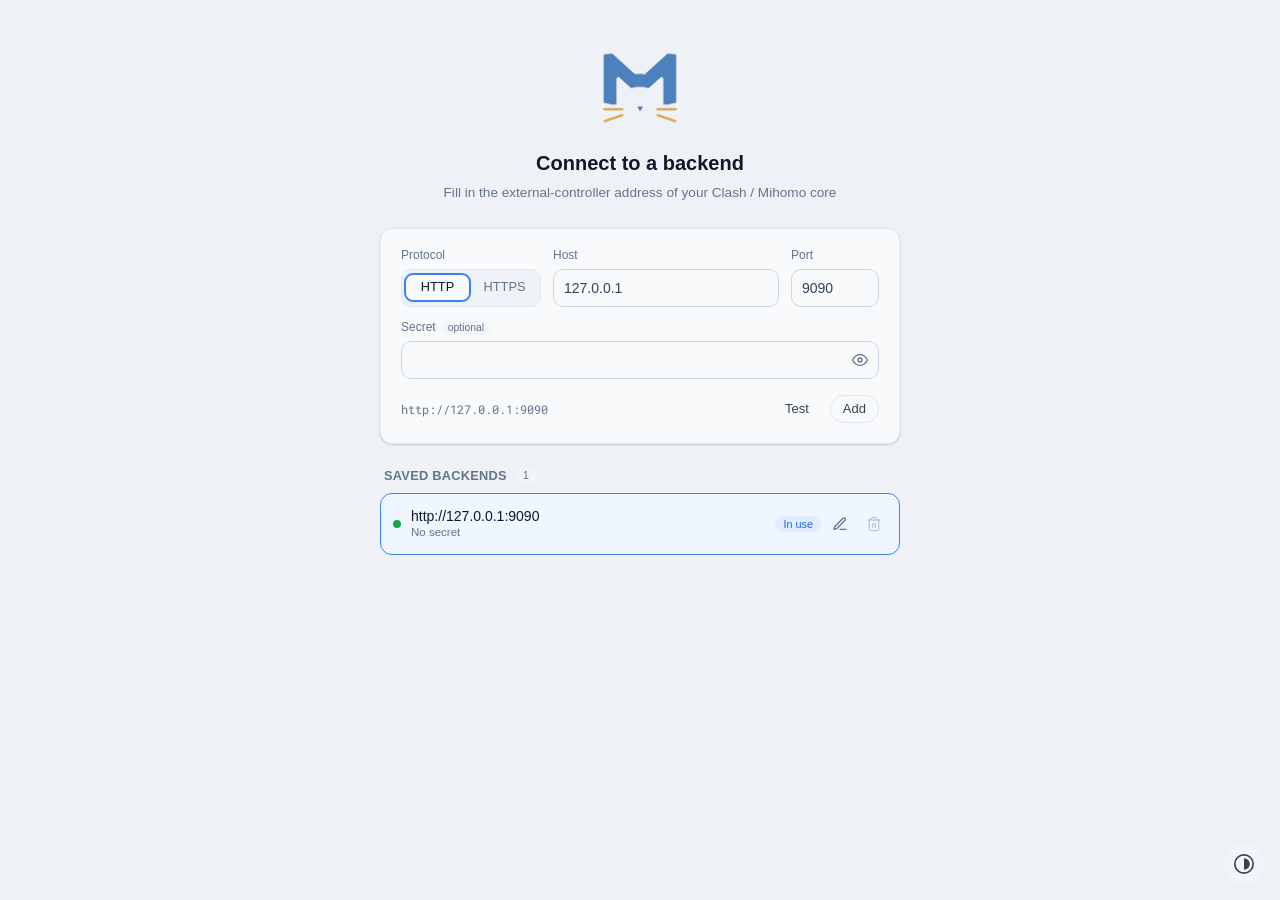
<file: luci-app-openclash/root/usr/share/openclash/ui/yacd/index.html>
<!DOCTYPE html>
<html lang="en">
  <head>
    <meta charset="UTF-8" />
    <link rel="shortcut icon" href="yacd.ico" />
    <link rel="icon" type="image/png" sizes="64x64" href="yacd.png" />
    <link rel="icon" type="image/png" sizes="128x128" href="yacd.png" />
    <link rel="apple-touch-icon-precomposed" href="apple-touch-icon-precomposed.png" />
    <meta name="apple-mobile-web-app-title" content="yacd" />
    <meta http-equiv="X-UA-Compatible" content="IE=edge" />
    <meta name="viewport" content="width=device-width, initial-scale=1" />
    <meta name="application-name" content="yacd" />
    <meta name="description" content="Yet Another Clash Dashboard" />
    <meta name="theme-color" content="#202020" media="(prefers-color-scheme: dark)" />
    <meta name="theme-color" content="#f7f7f7" media="(prefers-color-scheme: light)" />
    <title>yacd</title>
    <script type="module" crossorigin src="./assets/index-u_HcDLU3.js"></script>
    <link rel="stylesheet" crossorigin href="./assets/index-Bd_EzjHz.css">
  <link rel="manifest" href="./manifest.webmanifest"><script id="vite-plugin-pwa:register-sw" src="./registerSW.js"></script></head>
  <body>
    <div id="app" data-base-url="http://127.0.0.1:9090"></div>
  </body>
</html>
</file>
<file: luci-app-openclash/root/usr/share/openclash/ui/yacd/assets/index-Bd_EzjHz.css>
@font-face{font-family:Inter;font-style:normal;font-display:swap;font-weight:400;src:url(./inter-latin-400-normal-C38fXH4l.woff2)format("woff2"),url(./inter-latin-400-normal-CyCys3Eg.woff)format("woff")}@font-face{font-family:Inter;font-style:normal;font-display:swap;font-weight:800;src:url(./inter-latin-800-normal-BYj_oED-.woff2)format("woff2"),url(./inter-latin-800-normal-D1mf63XC.woff)format("woff")}@font-face{font-family:Roboto Mono;font-style:normal;font-display:swap;font-weight:400;src:url(./roboto-mono-latin-400-normal-GekRknry.woff2)format("woff2"),url(./roboto-mono-latin-400-normal-DBZPkcnn.woff)format("woff")}*,:before,:after{box-sizing:border-box}html{-webkit-text-size-adjust:100%;tab-size:4;font-family:system-ui,-apple-system,Segoe UI,Ubuntu,Cantarell,Noto Sans,Roboto,Helvetica,Arial,sans-serif,Apple Color Emoji,Segoe UI Emoji;line-height:1.15}body{margin:0}b,strong{font-weight:bolder}code,kbd,samp,pre{font-family:ui-monospace,SFMono-Regular,Consolas,Liberation Mono,Menlo,monospace;font-size:1em}small{font-size:80%}sub,sup{vertical-align:baseline;font-size:75%;line-height:0;position:relative}sub{bottom:-.25em}sup{top:-.5em}table{border-color:currentColor}button,input,optgroup,select,textarea{margin:0;font-family:inherit;font-size:100%;line-height:1.15}button,[type=button],[type=reset],[type=submit]{-webkit-appearance:button}legend{padding:0}progress{vertical-align:baseline}::-webkit-inner-spin-button{height:auto}::-webkit-outer-spin-button{height:auto}[type=search]{-webkit-appearance:textfield;outline-offset:-2px}::-webkit-search-decoration{-webkit-appearance:none}::-webkit-file-upload-button{-webkit-appearance:button;font:inherit}summary{display:list-item}@font-face{font-family:_Twemoji Mozilla;src:url(./Twemoji_Mozilla-BSQKJ6aF.ttf)format("truetype")}.relative,.border-left,.border-top,.border-bottom{position:relative}.border-bottom:after,.border-top:before{content:"";background:#555;width:100%;height:1px;position:absolute;left:0;right:0;transform:scaleY(.5)translateZ(0)}.border-left:before{content:"";background:#555;width:1px;height:100%;position:absolute;top:0;bottom:0;transform:scaleX(.5)translateZ(0)}.border-top:before{top:0}.border-bottom:after{bottom:0}.border-left:before{left:0}*,:before,:after{box-sizing:border-box}:root{--font-mono:"Roboto Mono", Menlo, monospace;--font-normal:-apple-system, BlinkMacSystemFont, "Segoe UI", Roboto, Helvetica, Arial, sans-serif, "Apple Color Emoji", "Source Han Sans", "PingFang SC", "Microsoft YaHei" , "微软雅黑", Arial,"Twemoji Mozilla", "_Twemoji Mozilla","Segoe UI Emoji", "Segoe UI Symbol"}body{font-family:-apple-system,BlinkMacSystemFont,Segoe UI,Roboto,Helvetica,Arial,sans-serif,Apple Color Emoji,Source Han Sans,PingFang SC,Microsoft YaHei,微软雅黑,Twemoji Mozilla,_Twemoji Mozilla,Segoe UI Emoji,Segoe UI Symbol;font-family:var(--font-normal);-webkit-tap-highlight-color:#0000;-webkit-text-size-adjust:100%;-webkit-font-smoothing:antialiased;-moz-osx-font-smoothing:grayscale}body ::-webkit-scrollbar{z-index:11;background:0 0}body ::-webkit-scrollbar-thumb{background:var(--color-focus-blue);border-radius:10px}body ::-webkit-scrollbar:vertical{width:8px}body ::-webkit-scrollbar:horizontal{height:8px}body{margin:0;padding:0}@media (prefers-color-scheme:dark){:root[data-theme=auto]{--color-background:#111827;--color-background2:#111827b3;--color-bg-chart:#1f2937;--color-bg-card:#1f2937;--color-focus-blue:#3b82f6;--btn-bg:#3b82f6;--color-proxy-border:#374151;--card-hover-border-lightness:#60a5fa;--color-text:#e5e7eb;--color-text-secondary:#9ca3af;--color-text-highlight:#f3f4f6;--color-bg-sidebar:#1f2937;--color-sb-active-row-bg:#374151;--color-sb-active-row-font:#f3f4f6;--color-input-bg:#374151;--color-input-border:#4b5563;--color-toggle-bg:#4b5563;--color-toggle-selected:#1f2937;--color-icon:#9ca3af;--color-separator:#374151;--color-bg-proxy:#1f2937;--color-row-odd:#1f2937;--bg-log-info-tag:#4b5563;--bg-modal:#1f2937;--bg-near-transparent:#ffffff0d;--bg-latency:#1f2937cc;--bg-tooltip:#1f2937;--bc-tooltip:#374151;--select-border-color:#374151;--select-bg-hover:url(data:image/svg+xml,%0A%20%20%20%20%3Csvg%20width%3D%228%22%20height%3D%2224%22%20viewBox%3D%220%200%208%2024%22%20fill%3D%22none%22%20xmlns%3D%22http%3A%2F%2Fwww.w3.org%2F2000%2Fsvg%22%3E%0A%20%20%20%20%20%20%3Cpath%20d%3D%22M4%207L7%2011H1L4%207Z%22%20fill%3D%22%23ffffff%22%20%2F%3E%0A%20%20%20%20%20%20%3Cpath%20d%3D%22M4%2017L1%2013L7%2013L4%2017Z%22%20fill%3D%22%23ffffff%22%20%2F%3E%0A%20%20%20%20%3C%2Fsvg%3E%0A%20%20);--shadow-card:0 4px 6px -1px #0000001a, 0 2px 4px -1px #0000000f;--border-radius:12px;--color-card:#1f2937;--color-card-border:#374151;--color-badge-bg:#ffffff14;--color-badge-fg:#9ca3af;--color-accent-soft-bg:#3b82f633;--color-accent-soft-fg:#93c5fd;--color-node-active-bg:#3b82f624;--color-hover-soft:#ffffff0f;--color-track:#111827;--shadow-popover:0 12px 32px -8px #0000008c, 0 2px 8px #0000004d;--shadow-segment:0 1px 2px #0006;--color-chrome:#1f2937b8;--color-chrome-border:#ffffff14;--color-success:#4ade80;--color-success-soft-bg:#4ade8029;--color-danger:#f87171;--color-danger-soft-bg:#f8717129;--color-warn:#fbbf24;--color-warn-soft-bg:#fbbf2429;--color-udp-bg:#c084fc2e;--color-udp-fg:#d8b4fe;--csstools-color-scheme--light: ;--lightningcss-light: ;--lightningcss-dark:initial;color-scheme:dark}}@media (prefers-color-scheme:light){:root[data-theme=auto]{--color-background:#eef2f6;--color-background2:#eef2f6b3;--color-bg-chart:#f8fafc;--color-bg-card:#f8fafc;--color-focus-blue:#3b82f6;--btn-bg:#3b82f6;--color-proxy-border:#e2e8f0;--card-hover-border-lightness:#60a5fa;--color-text:#334155;--color-text-secondary:#64748b;--color-text-highlight:#0f172a;--color-bg-sidebar:#f1f5f9;--color-sb-active-row-bg:#e0e7ff;--color-sb-active-row-font:#3730a3;--color-input-bg:#f8fafc;--color-input-border:#cbd5e1;--color-toggle-bg:#e2e8f0;--color-toggle-selected:#fff;--color-icon:#64748b;--color-separator:#e2e8f0;--color-bg-proxy:#f8fafc;--color-row-odd:#f1f5f9;--bg-log-info-tag:#e2e8f0;--bg-modal:#f8fafc;--bg-near-transparent:#0000000d;--bg-latency:#ffffffe6;--bg-tooltip:#f8fafc;--bc-tooltip:#e2e8f0;--select-border-color:#cbd5e1;--select-bg-hover:url(data:image/svg+xml,%0A%20%20%20%20%3Csvg%20width%3D%228%22%20height%3D%2224%22%20viewBox%3D%220%200%208%2024%22%20fill%3D%22none%22%20xmlns%3D%22http%3A%2F%2Fwww.w3.org%2F2000%2Fsvg%22%3E%0A%20%20%20%20%20%20%3Cpath%20d%3D%22M4%207L7%2011H1L4%207Z%22%20fill%3D%22%23222222%22%20%2F%3E%0A%20%20%20%20%20%20%3Cpath%20d%3D%22M4%2017L1%2013L7%2013L4%2017Z%22%20fill%3D%22%23222222%22%20%2F%3E%0A%20%20%20%20%3C%2Fsvg%3E%0A%20%20);--shadow-card:0 1px 3px 0 #0000001a, 0 1px 2px 0 #0000000f;--border-radius:12px;--color-card:#f8fafc;--color-card-border:#e2e8f0;--color-badge-bg:#f1f5f9;--color-badge-fg:#64748b;--color-accent-soft-bg:#e0edff;--color-accent-soft-fg:#2563eb;--color-node-active-bg:#eff6ff;--color-hover-soft:#0f172a0d;--color-track:#eef2f6;--shadow-popover:0 12px 32px -8px #0f172a38, 0 2px 8px #0f172a14;--shadow-segment:0 1px 2px #0f172a1f;--color-chrome:#ffffff9e;--color-chrome-border:#00000014;--color-success:#16a34a;--color-success-soft-bg:#16a34a24;--color-danger:#ef4444;--color-danger-soft-bg:#ef44441f;--color-warn:#b45309;--color-warn-soft-bg:#f59e0b29;--color-udp-bg:#a855f71f;--color-udp-fg:#7e22ce;--csstools-color-scheme--light:initial;--lightningcss-light:initial;--lightningcss-dark: ;color-scheme:light}}@media only screen and (prefers-color-scheme:light) and (width>=769px){:root[data-theme=auto]{--color-sb-active-row-font:#3730a3}}:root[data-theme=dark]{--color-background:#111827;--color-background2:#111827b3;--color-bg-chart:#1f2937;--color-bg-card:#1f2937;--color-focus-blue:#3b82f6;--btn-bg:#3b82f6;--color-proxy-border:#374151;--card-hover-border-lightness:#60a5fa;--color-text:#e5e7eb;--color-text-secondary:#9ca3af;--color-text-highlight:#f3f4f6;--color-bg-sidebar:#1f2937;--color-sb-active-row-bg:#374151;--color-sb-active-row-font:#f3f4f6;--color-input-bg:#374151;--color-input-border:#4b5563;--color-toggle-bg:#4b5563;--color-toggle-selected:#1f2937;--color-icon:#9ca3af;--color-separator:#374151;--color-bg-proxy:#1f2937;--color-row-odd:#1f2937;--bg-log-info-tag:#4b5563;--bg-modal:#1f2937;--bg-near-transparent:#ffffff0d;--bg-latency:#1f2937cc;--bg-tooltip:#1f2937;--bc-tooltip:#374151;--select-border-color:#374151;--select-bg-hover:url(data:image/svg+xml,%0A%20%20%20%20%3Csvg%20width%3D%228%22%20height%3D%2224%22%20viewBox%3D%220%200%208%2024%22%20fill%3D%22none%22%20xmlns%3D%22http%3A%2F%2Fwww.w3.org%2F2000%2Fsvg%22%3E%0A%20%20%20%20%20%20%3Cpath%20d%3D%22M4%207L7%2011H1L4%207Z%22%20fill%3D%22%23ffffff%22%20%2F%3E%0A%20%20%20%20%20%20%3Cpath%20d%3D%22M4%2017L1%2013L7%2013L4%2017Z%22%20fill%3D%22%23ffffff%22%20%2F%3E%0A%20%20%20%20%3C%2Fsvg%3E%0A%20%20);--shadow-card:0 4px 6px -1px #0000001a, 0 2px 4px -1px #0000000f;--border-radius:12px;--color-card:#1f2937;--color-card-border:#374151;--color-badge-bg:#ffffff14;--color-badge-fg:#9ca3af;--color-accent-soft-bg:#3b82f633;--color-accent-soft-fg:#93c5fd;--color-node-active-bg:#3b82f624;--color-hover-soft:#ffffff0f;--color-track:#111827;--shadow-popover:0 12px 32px -8px #0000008c, 0 2px 8px #0000004d;--shadow-segment:0 1px 2px #0006;--color-chrome:#1f2937b8;--color-chrome-border:#ffffff14;--color-success:#4ade80;--color-success-soft-bg:#4ade8029;--color-danger:#f87171;--color-danger-soft-bg:#f8717129;--color-warn:#fbbf24;--color-warn-soft-bg:#fbbf2429;--color-udp-bg:#c084fc2e;--color-udp-fg:#d8b4fe;--csstools-color-scheme--light: ;--lightningcss-light: ;--lightningcss-dark:initial;color-scheme:dark}:root[data-theme=light]{--color-background:#eef2f6;--color-background2:#eef2f6b3;--color-bg-chart:#f8fafc;--color-bg-card:#f8fafc;--color-focus-blue:#3b82f6;--btn-bg:#3b82f6;--color-proxy-border:#e2e8f0;--card-hover-border-lightness:#60a5fa;--color-text:#334155;--color-text-secondary:#64748b;--color-text-highlight:#0f172a;--color-bg-sidebar:#f1f5f9;--color-sb-active-row-bg:#e0e7ff;--color-sb-active-row-font:#3730a3}@media only screen and (width>=769px){:root[data-theme=light]{--color-sb-active-row-font:#3730a3}}:root[data-theme=light]{--color-input-bg:#f8fafc;--color-input-border:#cbd5e1;--color-toggle-bg:#e2e8f0;--color-toggle-selected:#fff;--color-icon:#64748b;--color-separator:#e2e8f0;--color-bg-proxy:#f8fafc;--color-row-odd:#f1f5f9;--bg-log-info-tag:#e2e8f0;--bg-modal:#f8fafc;--bg-near-transparent:#0000000d;--bg-latency:#ffffffe6;--bg-tooltip:#f8fafc;--bc-tooltip:#e2e8f0;--select-border-color:#cbd5e1;--select-bg-hover:url(data:image/svg+xml,%0A%20%20%20%20%3Csvg%20width%3D%228%22%20height%3D%2224%22%20viewBox%3D%220%200%208%2024%22%20fill%3D%22none%22%20xmlns%3D%22http%3A%2F%2Fwww.w3.org%2F2000%2Fsvg%22%3E%0A%20%20%20%20%20%20%3Cpath%20d%3D%22M4%207L7%2011H1L4%207Z%22%20fill%3D%22%23222222%22%20%2F%3E%0A%20%20%20%20%20%20%3Cpath%20d%3D%22M4%2017L1%2013L7%2013L4%2017Z%22%20fill%3D%22%23222222%22%20%2F%3E%0A%20%20%20%20%3C%2Fsvg%3E%0A%20%20);--shadow-card:0 1px 3px 0 #0000001a, 0 1px 2px 0 #0000000f;--border-radius:12px;--color-card:#f8fafc;--color-card-border:#e2e8f0;--color-badge-bg:#f1f5f9;--color-badge-fg:#64748b;--color-accent-soft-bg:#e0edff;--color-accent-soft-fg:#2563eb;--color-node-active-bg:#eff6ff;--color-hover-soft:#0f172a0d;--color-track:#eef2f6;--shadow-popover:0 12px 32px -8px #0f172a38, 0 2px 8px #0f172a14;--shadow-segment:0 1px 2px #0f172a1f;--color-chrome:#ffffff9e;--color-chrome-border:#00000014;--color-success:#16a34a;--color-success-soft-bg:#16a34a24;--color-danger:#ef4444;--color-danger-soft-bg:#ef44441f;--color-warn:#b45309;--color-warn-soft-bg:#f59e0b29;--color-udp-bg:#a855f71f;--color-udp-fg:#7e22ce;--csstools-color-scheme--light:initial;--lightningcss-light:initial;--lightningcss-dark: ;color-scheme:light}.flexCenter{justify-content:center;align-items:center;display:flex}.fabgrp{z-index:3;position:fixed;bottom:20px;right:20px}.visually-hidden{clip:rect(0 0 0 0);border:0;width:1px;height:1px;margin:-1px;padding:0;position:absolute;overflow:hidden}.tooltip-content{z-index:1;pointer-events:none;white-space:nowrap;background:var(--bg-tooltip);color:var(--color-text);border:solid 1px var(--bc-tooltip);border-radius:4px;padding:.25em .5em;font-size:85%;box-shadow:2px 2px 10px #0000001a}._path_r8pm3_1{stroke-dasharray:890;stroke-dashoffset:890px;animation:3s ease-in-out infinite forwards _dash_r8pm3_1}@keyframes _dash_r8pm3_1{0%{stroke-dashoffset:890px}to{stroke-dashoffset:0}}._root_16avz_1{background:var(--color-background);color:var(--color-text);text-align:center;padding:20px;position:fixed;inset:0;overflow:hidden}._yacd_16avz_14{color:#2a477a;opacity:.6;justify-content:center;align-items:center;padding:40px;display:flex}._link_16avz_23{color:var(--color-text-secondary);align-items:center;display:inline-flex}._link_16avz_23:hover,._link_16avz_23:active{color:var(--color-focus-blue)}._link_16avz_23 svg{margin-right:5px}._container_1pvnd_1{z-index:1000;pointer-events:none;flex-direction:column;align-items:flex-end;gap:10px;display:flex;position:fixed;bottom:16px;right:16px}@media (width<=768px){._container_1pvnd_1{align-items:stretch;bottom:10px;left:10px;right:10px}}._toast_1pvnd_21{pointer-events:auto;background:var(--color-card);border:1px solid var(--color-card-border);max-width:420px;box-shadow:var(--shadow-popover);color:var(--color-text);border-radius:10px;align-items:flex-start;gap:10px;padding:12px 14px;font-size:.9rem;line-height:1.45;animation:.18s ease-out _slide-in_1pvnd_1;display:flex}@media (width<=768px){._toast_1pvnd_21{max-width:none}}._icon_1pvnd_43{flex-shrink:0;padding-top:1px;display:flex}._success_1pvnd_49 ._icon_1pvnd_43{color:var(--color-success)}._error_1pvnd_53 ._icon_1pvnd_43{color:var(--color-danger)}._info_1pvnd_57 ._icon_1pvnd_43{color:var(--color-focus-blue)}._message_1pvnd_61{word-break:break-word;flex:1}._close_1pvnd_66{cursor:pointer;color:var(--color-text-secondary);background:0 0;border:0;flex-shrink:0;padding:0;display:flex}._close_1pvnd_66:hover{color:var(--color-text-highlight)}@keyframes _slide-in_1pvnd_1{0%{opacity:0;transform:translateY(8px)}to{opacity:1;transform:translateY(0)}}._iconWrapper_19huu_1{--sz:40px;width:40px;width:var(--sz);height:40px;height:var(--sz);color:var(--color-text);outline:none;justify-content:center;align-items:center;padding:5px;display:flex}._iconWrapper_19huu_1:hover{opacity:.6}._iconWrapper_19huu_1:focus{border-color:var(--color-focus-blue)}._themeSwitchContainer_19huu_21{--sz:40px;width:40px;width:var(--sz);height:40px;height:var(--sz);justify-content:center;align-items:center;display:flex;position:relative}._themeSwitchContainer_19huu_21 select{cursor:pointer;padding-left:var(--sz);width:var(--sz);height:var(--sz);appearance:none;background:var(--color-bg-sidebar);border:1px solid #0000;border-radius:100%;outline:none}._themeSwitchContainer_19huu_21 select:focus{border-color:var(--color-focus-blue)}._themeSwitchContainer_19huu_21 select option{background:var(--color-bg-sidebar)}._themeSwitchContainer_19huu_21 ._iconWrapper_19huu_1{pointer-events:none;width:100%;height:100%;position:absolute;top:0;left:0}._root_560ig_4{background:var(--color-chrome);-webkit-backdrop-filter:saturate(180%)blur(24px);backdrop-filter:saturate(180%)blur(24px);border-right:1px solid var(--color-chrome-border);flex-shrink:0;width:180px;min-width:180px;position:relative}@media (width<=768px){._root_560ig_4{background:var(--color-background);-webkit-backdrop-filter:none;backdrop-filter:none;z-index:100;width:100%;min-width:0;padding:max(8px, env(safe-area-inset-top)) 16px 8px;border-right:none;position:fixed;top:0;left:0;right:0}}._logo_meta_560ig_29{background-image:url([data-uri]);background-position:50%;background-repeat:no-repeat;background-size:80px;height:120px;margin-top:12px}@media (width<=768px){._logo_meta_560ig_29{display:none}}._logo_singbox_560ig_43{background-image:url([data-uri]);background-position:50%;background-repeat:no-repeat;background-size:80px;height:120px;margin-top:12px}@media (width<=768px){._logo_singbox_560ig_43{display:none}._rows_560ig_58{background:var(--color-bg-sidebar);border:1px solid var(--color-separator);border-radius:20px;justify-content:space-around;align-items:center;padding:6px 8px;display:flex;overflow:visible;box-shadow:0 4px 24px #0000001f,0 1px 4px #00000014}}._row_560ig_58{color:var(--color-text);border-radius:8px;align-items:center;margin:4px 8px;padding:6px 10px;-webkit-text-decoration:none;text-decoration:none;transition:background-color .18s,color .18s,transform .18s;display:flex;box-shadow:inset 0 0 0 1px #0000}._row_560ig_58:hover{color:var(--color-focus-blue);background-color:#b0ceff38}@media screen and (width>=30em){._row_560ig_58{padding:8px 20px}}@media (width<=768px){._row_560ig_58{border-radius:14px;flex-direction:row;flex:1;justify-content:center;margin:0;padding:8px 14px}._row_560ig_58:hover{box-shadow:none;background-color:#b0ceff38;transform:none}}._row_560ig_58 svg{color:var(--color-icon);flex-shrink:0;width:22px;height:22px;transition:transform .18s}@media screen and (width>=30em){._row_560ig_58 svg{width:24px;height:24px}}._rowActive_560ig_121{background:linear-gradient(135deg, #60a5fa 0%, var(--color-focus-blue) 100%);color:#fff}._rowActive_560ig_121:hover{color:#fff;background:linear-gradient(135deg, #60a5fa 0%, var(--color-focus-blue) 100%)}._rowActive_560ig_121 svg{color:#fff}._rowActive_560ig_121 ._label_560ig_132{font-weight:600}@media (width<=768px){._rowActive_560ig_121{color:var(--color-focus-blue);box-shadow:none;background:#63a0ff2e;border-bottom:none}._rowActive_560ig_121 svg{color:var(--color-focus-blue);transform:scale(1.15)}}._label_560ig_132{padding-left:14px;font-size:.75em}@media (width<=768px){._label_560ig_132{display:none}}@media screen and (width>=30em){._label_560ig_132{font-size:1em}}._footer_560ig_163{flex-direction:column;align-items:center;gap:8px;display:flex;position:absolute;bottom:10px;left:50%;transform:translate(-50%)}@media (width<=768px){._footer_560ig_163{display:none}}._loading_wpm96_1{justify-content:center;align-items:center;width:100%;height:100%;display:flex}._spinner_wpm96_9{vertical-align:middle;background:url("data:image/svg+xml;charset=utf8, %3Csvg xmlns=\"http://www.w3.org/2000/svg\" width=\"120\" height=\"120\" viewBox=\"0 0 100 100\"%3E%3Cpath fill=\"none\" d=\"M0 0h100v100H0z\"/%3E%3Crect width=\"7\" height=\"20\" x=\"46.5\" y=\"40\" fill=\"%23E9E9E9\" rx=\"5\" ry=\"5\" transform=\"translate(0 -30)\"/%3E%3Crect width=\"7\" height=\"20\" x=\"46.5\" y=\"40\" fill=\"%23989697\" rx=\"5\" ry=\"5\" transform=\"rotate(30 105.98 65)\"/%3E%3Crect width=\"7\" height=\"20\" x=\"46.5\" y=\"40\" fill=\"%239B999A\" rx=\"5\" ry=\"5\" transform=\"rotate(60 75.98 65)\"/%3E%3Crect width=\"7\" height=\"20\" x=\"46.5\" y=\"40\" fill=\"%23A3A1A2\" rx=\"5\" ry=\"5\" transform=\"rotate(90 65 65)\"/%3E%3Crect width=\"7\" height=\"20\" x=\"46.5\" y=\"40\" fill=\"%23ABA9AA\" rx=\"5\" ry=\"5\" transform=\"rotate(120 58.66 65)\"/%3E%3Crect width=\"7\" height=\"20\" x=\"46.5\" y=\"40\" fill=\"%23B2B2B2\" rx=\"5\" ry=\"5\" transform=\"rotate(150 54.02 65)\"/%3E%3Crect width=\"7\" height=\"20\" x=\"46.5\" y=\"40\" fill=\"%23BAB8B9\" rx=\"5\" ry=\"5\" transform=\"rotate(180 50 65)\"/%3E%3Crect width=\"7\" height=\"20\" x=\"46.5\" y=\"40\" fill=\"%23C2C0C1\" rx=\"5\" ry=\"5\" transform=\"rotate(-150 45.98 65)\"/%3E%3Crect width=\"7\" height=\"20\" x=\"46.5\" y=\"40\" fill=\"%23CBCBCB\" rx=\"5\" ry=\"5\" transform=\"rotate(-120 41.34 65)\"/%3E%3Crect width=\"7\" height=\"20\" x=\"46.5\" y=\"40\" fill=\"%23D2D2D2\" rx=\"5\" ry=\"5\" transform=\"rotate(-90 35 65)\"/%3E%3Crect width=\"7\" height=\"20\" x=\"46.5\" y=\"40\" fill=\"%23DADADA\" rx=\"5\" ry=\"5\" transform=\"rotate(-60 24.02 65)\"/%3E%3Crect width=\"7\" height=\"20\" x=\"46.5\" y=\"40\" fill=\"%23E2E2E2\" rx=\"5\" ry=\"5\" transform=\"rotate(-30 -5.98 65)\"/%3E%3C/svg%3E") 0 0/100% no-repeat;width:20px;height:20px;animation:1s steps(12,end) infinite _rotate_wpm96_1;display:inline-block}@keyframes _rotate_wpm96_1{0%{transform:rotate(0)}to{transform:rotate(360deg)}}._app_mf375_1{background:var(--color-background);color:var(--color-text);display:flex;position:fixed;inset:0}@media (width<=768px){._app_mf375_1{flex-direction:column}}._content_mf375_17{flex-grow:1;min-width:0;overflow:auto}@media (width<=768px){._content_mf375_17{padding-bottom:0;padding-top:calc(64px + env(safe-area-inset-top))}}@media (prefers-color-scheme:dark){:root[data-theme=auto]{--loading-dot-1-1:#ffffff80;--loading-dot-1-2:#ffffff1a;--loading-dot-1-3:#ffffff4d;--loading-dot-2-1:#ffffff4d;--loading-dot-2-2:#ffffff80;--loading-dot-2-3:#ffffff1a;--loading-dot-3-1:#ffffff1a;--loading-dot-3-2:#ffffff4d;--loading-dot-3-3:#ffffff80;--csstools-color-scheme--light: ;--lightningcss-light: ;--lightningcss-dark:initial;color-scheme:dark}}@media (prefers-color-scheme:light){:root[data-theme=auto]{--loading-dot-1-1:#0000001a;--loading-dot-1-2:#00000080;--loading-dot-1-3:#0000004d;--loading-dot-2-1:#0000004d;--loading-dot-2-2:#0000001a;--loading-dot-2-3:#00000080;--loading-dot-3-1:#00000080;--loading-dot-3-2:#0000004d;--loading-dot-3-3:#0000001a;--csstools-color-scheme--light:initial;--lightningcss-light:initial;--lightningcss-dark: ;color-scheme:light}}:root[data-theme=dark]{--loading-dot-1-1:#ffffff80;--loading-dot-1-2:#ffffff1a;--loading-dot-1-3:#ffffff4d;--loading-dot-2-1:#ffffff4d;--loading-dot-2-2:#ffffff80;--loading-dot-2-3:#ffffff1a;--loading-dot-3-1:#ffffff1a;--loading-dot-3-2:#ffffff4d;--loading-dot-3-3:#ffffff80;--csstools-color-scheme--light: ;--lightningcss-light: ;--lightningcss-dark:initial;color-scheme:dark}:root[data-theme=light]{--loading-dot-1-1:#0000001a;--loading-dot-1-2:#00000080;--loading-dot-1-3:#0000004d;--loading-dot-2-1:#0000004d;--loading-dot-2-2:#0000001a;--loading-dot-2-3:#00000080;--loading-dot-3-1:#00000080;--loading-dot-3-2:#0000004d;--loading-dot-3-3:#0000001a;--csstools-color-scheme--light:initial;--lightningcss-light:initial;--lightningcss-dark: ;color-scheme:light}._loadingDot_1x6zg_59,._loadingDot_1x6zg_59:before,._loadingDot_1x6zg_59:after{vertical-align:middle;border-radius:50%;width:6px;height:6px;font-size:0;display:inline-block}._loadingDot_1x6zg_59{background-color:var(--loading-dot-2-1);animation:1s step-start infinite _dot2_1x6zg_1;position:relative}._loadingDot_1x6zg_59:before{content:"";background-color:var(--loading-dot-1-1);animation:1s step-start infinite _dot1_1x6zg_1;position:absolute;left:-12px}._loadingDot_1x6zg_59:after{content:"";background-color:var(--loading-dot-3-1);animation:1s step-start infinite _dot3_1x6zg_1;position:absolute;right:-12px}@keyframes _dot1_1x6zg_1{0%,to{background-color:var(--loading-dot-1-1)}33%{background-color:var(--loading-dot-1-2)}66%{background-color:var(--loading-dot-1-3)}}@keyframes _dot2_1x6zg_1{0%,to{background-color:var(--loading-dot-2-1)}33%{background-color:var(--loading-dot-2-2)}66%{background-color:var(--loading-dot-2-3)}}@keyframes _dot3_1x6zg_1{0%,to{background-color:var(--loading-dot-3-1)}33%{background-color:var(--loading-dot-3-2)}66%{background-color:var(--loading-dot-3-3)}}._btn_16duv_4{-webkit-appearance:none;-webkit-user-select:none;user-select:none;cursor:pointer;color:var(--color-text);background:var(--color-card);border:1px solid var(--color-card-border);border-radius:100px;outline:none;justify-content:center;align-items:center;transition:color .2s,background-color .2s,border-color .2s,box-shadow .2s;display:inline-flex;position:relative}._btn_16duv_4:focus-visible{border-color:var(--color-focus-blue);box-shadow:0 0 0 3px var(--color-accent-soft-bg)}._btn_16duv_4:hover:not(:disabled){color:var(--color-focus-blue);border-color:var(--color-focus-blue)}._btn_16duv_4{padding:4px 7px;font-size:.75em}@media screen and (width>=30em){._btn_16duv_4{padding:6px 12px;font-size:small}}._btn_16duv_4._minimal_16duv_37{background:0 0;border-color:#0000}._btn_16duv_4._minimal_16duv_37:hover:not(:disabled){color:var(--color-focus-blue);background:var(--color-hover-soft);border-color:#0000}._btn_16duv_4:disabled{opacity:.5}._btnInternal_16duv_51{justify-content:center;align-items:center;column-gap:4px;display:flex}._btnStart_16duv_58{justify-content:center;align-items:center;display:inline-flex}._loadingContainer_16duv_64{display:inline-flex;position:absolute;top:50%;left:50%;transform:translate(-50%,-50%)}._track_m5guh_1{background:var(--color-track);border:1px solid var(--color-card-border);border-radius:10px;align-items:center;gap:2px;min-width:0;padding:3px;display:flex}._segment_m5guh_12{appearance:none;min-width:0;color:var(--color-text-secondary);cursor:pointer;white-space:nowrap;text-overflow:ellipsis;background:0 0;border:none;border-radius:8px;flex:1;padding:7px 10px;font-family:inherit;font-size:.8rem;font-weight:500;line-height:1;transition:background-color .15s,color .15s,box-shadow .15s;overflow:hidden}._segment_m5guh_12:hover:not(._selected_m5guh_31){color:var(--color-text);background:var(--color-hover-soft)}._segment_m5guh_12:focus-visible{outline:2px solid var(--color-focus-blue);outline-offset:-1px}._selected_m5guh_31{background:var(--color-card);color:var(--color-text-highlight);box-shadow:var(--shadow-segment)}._root_1wf3p_2{flex-direction:column;gap:24px;width:520px;max-width:100%;margin:0 auto;padding:40px 0 48px;display:flex}._root_1wf3p_2:focus{outline:none}@media screen and (width<=30em){._root_1wf3p_2{gap:20px;padding:24px 0 80px}}._hero_1wf3p_22{text-align:center;flex-direction:column;align-items:center;gap:8px;display:flex}._logo_1wf3p_30{--stroke:var(--color-background);color:#20497e;opacity:.85;transition:opacity .4s}._logo_1wf3p_30:hover{opacity:1}._title_1wf3p_40{color:var(--color-text-highlight);margin:4px 0 0;font-size:1.25rem;font-weight:600}._desc_1wf3p_47{color:var(--color-text-secondary);margin:0;font-size:.85rem;line-height:1.5}._card_1wf3p_55{border-radius:var(--border-radius);background:var(--color-card);border:1px solid var(--color-card-border);box-shadow:var(--shadow-card);flex-direction:column;gap:16px;padding:20px;display:flex}@media screen and (width<=30em){._card_1wf3p_55{padding:16px}}._grid_1wf3p_72{grid-gap:14px 12px;grid-template-columns:minmax(140px,auto) minmax(0,1fr) 88px;grid-template-areas:"protocol host port""secret secret secret";gap:14px 12px;display:grid}@media screen and (width<=30em){._grid_1wf3p_72{grid-template-columns:minmax(0,1fr) 88px;grid-template-areas:"protocol protocol""host port""secret secret"}}._protocol_1wf3p_85{grid-area:protocol}._host_1wf3p_89{grid-area:host}._port_1wf3p_93{grid-area:port}._secret_1wf3p_97{grid-area:secret}._field_1wf3p_101{flex-direction:column;gap:6px;min-width:0;display:flex}._label_1wf3p_108{color:var(--color-text-secondary);align-items:center;gap:6px;font-size:.75rem;font-weight:500;display:flex}._optional_1wf3p_117{background:var(--color-badge-bg);color:var(--color-badge-fg);text-transform:lowercase;border-radius:100px;padding:1px 6px;font-size:.65rem;font-weight:400}._input_1wf3p_127{-webkit-appearance:none;box-sizing:border-box;width:100%;min-width:0;height:38px;color:var(--color-text);background:var(--color-input-bg);border:1px solid var(--color-input-border);border-radius:10px;outline:none;padding:0 10px;font-family:inherit;font-size:.875rem;transition:border-color .2s,box-shadow .2s}._input_1wf3p_127:-ms-placeholder-shown{color:var(--color-text-secondary);opacity:.6}._input_1wf3p_127::placeholder{color:var(--color-text-secondary);opacity:.6}._input_1wf3p_127:focus{border-color:var(--color-focus-blue);box-shadow:0 0 0 3px var(--color-accent-soft-bg)}@media screen and (width<=30em){._input_1wf3p_127{font-size:16px}}._protocolControl_1wf3p_158{height:38px}._inputWithAction_1wf3p_162{align-items:center;display:flex;position:relative}._inputWithAction_1wf3p_162 ._input_1wf3p_127{padding-right:40px}._iconBtn_1wf3p_171{appearance:none;width:30px;height:30px;color:var(--color-icon);cursor:pointer;background:0 0;border:none;border-radius:8px;justify-content:center;align-items:center;padding:0;display:inline-flex;position:absolute;right:4px}._iconBtn_1wf3p_171:hover{color:var(--color-text);background:var(--color-hover-soft)}._iconBtn_1wf3p_171:focus-visible{outline:2px solid var(--color-focus-blue);outline-offset:-2px}._actions_1wf3p_196{justify-content:space-between;align-items:center;gap:12px;display:flex}@media screen and (width<=30em){._actions_1wf3p_196{flex-direction:column;align-items:stretch}._actions_1wf3p_196 ._buttons_1wf3p_207{justify-content:flex-end}}._status_1wf3p_212{min-width:0;font-size:.75rem;line-height:1.4}._buttons_1wf3p_207{flex-shrink:0;align-items:center;gap:8px;display:flex}._preview_1wf3p_225{color:var(--color-text-secondary);font-family:var(--font-mono);white-space:nowrap;text-overflow:ellipsis;display:block;overflow:hidden}._success_1wf3p_234{color:var(--color-success);align-items:center;gap:6px;display:inline-flex}._success_1wf3p_234 svg{flex-shrink:0}._error_1wf3p_244{color:var(--color-danger);align-items:center;gap:6px;display:inline-flex}._error_1wf3p_244 svg{flex-shrink:0}._saved_1wf3p_255{flex-direction:column;gap:10px;display:flex}._savedHeader_1wf3p_261{align-items:center;gap:8px;padding:0 4px;display:flex}._savedTitle_1wf3p_268{letter-spacing:.02em;text-transform:uppercase;color:var(--color-text-secondary);margin:0;font-size:.8rem;font-weight:600}._count_1wf3p_277{background:var(--color-badge-bg);color:var(--color-badge-fg);border-radius:100px;padding:1px 8px;font-size:.7rem}._empty_1wf3p_285{text-align:center;color:var(--color-text-secondary);border:1px dashed var(--color-card-border);border-radius:var(--border-radius);margin:0;padding:20px;font-size:.8rem}._ul_12z0u_2{flex-direction:column;gap:8px;margin:0;padding:0;list-style:none;display:flex}._li_12z0u_11{border-radius:var(--border-radius);background:var(--color-card);border:1px solid var(--color-card-border);align-items:center;gap:8px;padding:8px 10px 8px 4px;transition:border-color .2s,background-color .2s;display:flex}._li_12z0u_11:hover{border-color:var(--color-focus-blue)}._selected_12z0u_25{border-color:var(--color-focus-blue);background:var(--color-node-active-bg)}._editing_12z0u_31{border-color:var(--color-focus-blue);box-shadow:0 0 0 3px var(--color-accent-soft-bg)}._main_12z0u_37{appearance:none;min-width:0;color:inherit;text-align:left;cursor:pointer;background:0 0;border:none;border-radius:8px;flex:1;align-items:center;gap:10px;padding:6px 8px;font-family:inherit;display:flex}._main_12z0u_37:focus-visible{outline:2px solid var(--color-focus-blue);outline-offset:-2px}._dot_12z0u_58{background:var(--color-text-secondary);opacity:.4;border-radius:50%;flex-shrink:0;width:8px;height:8px}._selected_12z0u_25 ._dot_12z0u_58{background:var(--color-success);opacity:1}._body_12z0u_71{flex-direction:column;gap:2px;min-width:0;display:flex}._url_12z0u_78{color:var(--color-text-highlight);white-space:nowrap;text-overflow:ellipsis;font-size:.875rem;overflow:hidden}._secret_12z0u_86{color:var(--color-text-secondary);white-space:nowrap;text-overflow:ellipsis;font-size:.72rem;overflow:hidden}._tools_12z0u_94{flex-shrink:0;align-items:center;gap:4px;display:flex}._badge_12z0u_101{background:var(--color-accent-soft-bg);color:var(--color-accent-soft-fg);white-space:nowrap;border-radius:100px;padding:2px 8px;font-size:.68rem;font-weight:500}._iconBtn_12z0u_111{appearance:none;width:30px;height:30px;color:var(--color-icon);cursor:pointer;background:0 0;border:none;border-radius:8px;justify-content:center;align-items:center;padding:0;transition:color .2s,background-color .2s;display:inline-flex}._iconBtn_12z0u_111:hover:enabled{color:var(--color-text);background:var(--color-hover-soft)}._iconBtn_12z0u_111:focus-visible{outline:2px solid var(--color-focus-blue);outline-offset:-2px}._iconBtn_12z0u_111:disabled{opacity:.35;cursor:default}._active_12z0u_139{color:var(--color-accent-soft-fg);background:var(--color-accent-soft-bg)}._remove_12z0u_144:hover:enabled{color:var(--color-danger);background:var(--color-danger-soft-bg)}._input_uamxn_1{-webkit-appearance:none;background-color:var(--color-track);border:1px solid var(--color-card-border);box-sizing:border-box;color:var(--color-text);background-image:none;border-radius:8px;outline:none;width:100%;height:35px;padding:0 15px;font-size:small;transition:border-color .2s,box-shadow .2s;display:inline-block}._input_uamxn_1:-ms-placeholder-shown{color:var(--color-text-secondary);opacity:.75}._input_uamxn_1::placeholder{color:var(--color-text-secondary);opacity:.75}._input_uamxn_1:focus{border-color:var(--color-focus-blue);box-shadow:0 0 0 3px var(--color-accent-soft-bg)}input::-webkit-outer-spin-button{-webkit-appearance:none;margin:0}input::-webkit-inner-spin-button{-webkit-appearance:none;margin:0}._select_m8nlw_1{appearance:none;background-color:var(--color-track);width:100%;height:38px;color:var(--color-text);border:1px solid var(--color-card-border);box-shadow:none;background-image:url(data:image/svg+xml,%0A%20%20%20%20%3Csvg%20width%3D%228%22%20height%3D%2224%22%20viewBox%3D%220%200%208%2024%22%20fill%3D%22none%22%20xmlns%3D%22http%3A%2F%2Fwww.w3.org%2F2000%2Fsvg%22%3E%0A%20%20%20%20%20%20%3Cpath%20d%3D%22M4%207L7%2011H1L4%207Z%22%20fill%3D%22%23999999%22%20%2F%3E%0A%20%20%20%20%20%20%3Cpath%20d%3D%22M4%2017L1%2013L7%2013L4%2017Z%22%20fill%3D%22%23999999%22%20%2F%3E%0A%20%20%20%20%3C%2Fsvg%3E%0A%20%20);background-position:right 12px center;background-repeat:no-repeat;border-radius:8px;padding-left:14px;padding-right:34px;font-size:.95em;line-height:1.5;transition:all .2s}._select_m8nlw_1:hover,._select_m8nlw_1:focus{border-color:var(--color-focus-blue);color:var(--color-text-highlight);outline:none!important}._select_m8nlw_1:focus{box-shadow:0 0 0 3px var(--color-accent-soft-bg)}._select_m8nlw_1 option{background-color:var(--color-background)}._fieldset_1hnn2_1{border:0;flex-flow:wrap;margin:0;padding:0;display:flex}._input_1hnn2_10+._cnt_1hnn2_10{cursor:pointer;border:1px solid #0000;border-radius:4px;margin-bottom:5px}._input_1hnn2_10:focus+._cnt_1hnn2_10,._input_1hnn2_10:checked+._cnt_1hnn2_10{border-color:var(--color-focus-blue)}._root_ez9v6_1{--switch-w:44px;--switch-h:28px;--switch-thumb:24px;width:44px;width:var(--switch-w);height:28px;height:var(--switch-h);border-radius:14px;border-radius:calc(var(--switch-h) / 2);background-color:var(--color-toggle-bg);cursor:pointer;-webkit-tap-highlight-color:transparent;border:none;flex-shrink:0;padding:0;transition:background-color .2s;position:relative}._root_ez9v6_1[data-state=checked]{background-color:var(--color-focus-blue)}._root_ez9v6_1:focus-visible{box-shadow:0 0 0 3px var(--color-accent-soft-bg);outline:none}._root_ez9v6_1:disabled{opacity:.5;cursor:not-allowed}._mini_ez9v6_29{--switch-w:34px;--switch-h:20px;--switch-thumb:16px}._thumb_ez9v6_35{width:var(--switch-thumb);height:var(--switch-thumb);transform:translateX(calc((var(--switch-h) - var(--switch-thumb)) / 2));will-change:transform;background-color:#fff;border-radius:50%;transition:transform .2s;display:block;box-shadow:0 1px 3px #0000004d}._thumb_ez9v6_35[data-state=checked]{transform:translateX(calc(var(--switch-w) - var(--switch-thumb) - (var(--switch-h) - var(--switch-thumb)) / 2))}._root_vs6hx_1{flex-direction:column;gap:24px;max-width:1000px;margin:0 auto;padding:30px 20px;display:flex}@media (width<=768px){._root_vs6hx_1{padding:15px 10px}}._section_vs6hx_15{grid-gap:24px;grid-template-columns:repeat(auto-fill,minmax(320px,1fr));align-items:start;gap:24px;display:grid}@media (width<=768px){._section_vs6hx_15{grid-template-columns:1fr}}._buttonGroup_vs6hx_27{flex-wrap:wrap;gap:10px;display:flex}._wrapSwitch_vs6hx_33{align-items:center;height:40px;display:flex}._label_vs6hx_39{color:var(--color-text-secondary);text-transform:uppercase;letter-spacing:.5px;padding:10px 0 8px;font-size:.85rem}._sectionTitle_vs6hx_47{color:var(--color-text-highlight);align-items:center;gap:10px;margin-bottom:15px;padding:10px 0;font-size:1.1rem;font-weight:700;display:flex}._versionLine_vs6hx_58{align-items:center;gap:10px;min-height:40px;display:flex}._mono_vs6hx_65{font-family:var(--font-mono)}._sourceLink_vs6hx_69{color:var(--color-text-secondary);display:inline-flex}._sourceLink_vs6hx_69:hover{color:var(--color-text-highlight)}._updateHint_vs6hx_77{color:var(--color-text-highlight);align-items:center;gap:8px;margin-bottom:10px;font-size:.9rem;-webkit-text-decoration:none;text-decoration:none;display:inline-flex}._updateHint_vs6hx_77:hover{-webkit-text-decoration:underline;text-decoration:underline}._updateDot_vs6hx_90{background:var(--color-danger);border-radius:50%;flex-shrink:0;width:8px;height:8px;display:block}._withUpdateDot_vs6hx_99{position:relative}._withUpdateDot_vs6hx_99:after{content:"";background:var(--color-danger);border-radius:50%;width:8px;height:8px;position:absolute;top:-3px;right:-3px}._card_vs6hx_113{background:var(--color-card);border:1px solid var(--color-card-border);box-shadow:var(--shadow-card);border-radius:12px;margin-bottom:24px;padding:24px}._page_oshur_1{flex-direction:column;height:100%;min-height:0;display:flex}._tableArea_oshur_8{flex-direction:column;flex:1;min-height:0;margin:12px 32px 24px;display:flex}@media (width<=1024px){._tableArea_oshur_8{margin:12px 16px 16px}}@media (width<=768px){._tableArea_oshur_8{margin:8px 12px 10px}}@keyframes _overlayShow_1lgw8_1{0%{opacity:0}to{opacity:1}}@keyframes _contentShow_1lgw8_1{0%{opacity:0;scale:.96}to{opacity:1;scale:1}}._overlay_1lgw8_19{z-index:1024;background:#444;position:fixed;inset:0}._overlay_1lgw8_19[data-state=open]{animation:.2s _overlayShow_1lgw8_1}._content_1lgw8_29{z-index:1025;max-height:100vh;color:var(--color-text);background:var(--bg-modal);border-radius:var(--border-radius);box-shadow:var(--shadow-card);outline:none;padding:20px;position:fixed;top:50%;left:50%;overflow:auto;translate:-50% -50%}._content_1lgw8_29[data-state=open]{animation:.2s _contentShow_1lgw8_1}._modal_1ql2y_2._modal_1ql2y_2{border-radius:18px;flex-direction:column;width:640px;max-width:calc(100vw - 48px);height:fit-content;max-height:calc(100vh - 64px);margin:auto;padding:0;display:flex;inset:0;overflow:hidden;translate:none}._header_1ql2y_17{border-bottom:1px solid var(--color-separator);flex-shrink:0;align-items:center;padding:16px 22px;display:flex}._headerTitle_1ql2y_25{color:var(--color-text-highlight);font-size:1rem;font-weight:600}._headerClose_1ql2y_31{background:var(--color-badge-bg);width:26px;height:26px;color:var(--color-text-secondary);cursor:pointer;border:none;border-radius:50%;justify-content:center;align-items:center;margin-left:auto;display:flex}._headerClose_1ql2y_31:hover{background:var(--color-hover-soft);color:var(--color-text-highlight)}._body_1ql2y_49{flex:1;min-height:0;padding:4px 22px 20px;overflow-y:auto}._row_1ql2y_57{border-bottom:1px solid var(--color-separator);align-items:center;gap:14px;padding:14px 0;display:flex}._rowLabel_1ql2y_65{color:var(--color-text);white-space:nowrap;font-size:.85rem}._rowHint_1ql2y_71{color:var(--color-text-secondary);text-overflow:ellipsis;min-width:0;font-size:.72rem;overflow:hidden}._rowControl_1ql2y_79{align-items:center;margin-left:auto;display:flex}._textInput_1ql2y_85{border:1px solid var(--color-input-border);background:var(--color-input-bg);width:240px;max-width:100%;height:34px;color:var(--color-text);font:inherit;border-radius:9px;outline:none;padding:0 11px;font-size:.8rem}._textInput_1ql2y_85:focus{border-color:var(--color-focus-blue)}._section_1ql2y_103{flex-direction:column;gap:10px;padding:18px 0 0;display:flex}._sectionTitle_1ql2y_110{color:var(--color-text-highlight);font-size:.85rem;font-weight:500}._sectionHint_1ql2y_116{color:var(--color-text-secondary);margin-top:-6px;font-size:.72rem}._columnsGrid_1ql2y_123{grid-gap:14px;grid-template-columns:1fr 1fr;gap:14px;display:grid}@media (width<=640px){._columnsGrid_1ql2y_123{grid-template-columns:1fr}}._columnsPane_1ql2y_134{flex-direction:column;gap:8px;min-width:0;display:flex}._paneHead_1ql2y_141{color:var(--color-text-secondary);align-items:center;gap:8px;font-size:.72rem;display:flex}._paneCount_1ql2y_149{background:var(--color-badge-bg);color:var(--color-badge-fg);font-feature-settings:"tnum";font-variant-numeric:tabular-nums;border-radius:6px;margin-left:auto;padding:1px 8px}._paneBodyFilled_1ql2y_158,._paneBodyOutlined_1ql2y_159{border-radius:12px;flex-direction:column;gap:6px;min-height:120px;max-height:240px;padding:10px;display:flex;overflow-y:auto}._paneBodyFilled_1ql2y_158{background:var(--color-track)}._paneBodyOutlined_1ql2y_159{border:1px solid var(--color-card-border)}._enabledItem_1ql2y_178{background:var(--color-card);border:1px solid var(--color-card-border);border-radius:9px;align-items:center;gap:8px;padding:6px 10px;display:flex}._enabledItemDragging_1ql2y_188{border-color:var(--color-focus-blue);box-shadow:var(--shadow-popover)}._dragHandle_1ql2y_193{width:22px;height:22px;color:var(--color-text-secondary);cursor:grab;border-radius:6px;flex-shrink:0;justify-content:center;align-items:center;display:flex}._dragHandle_1ql2y_193:hover{background:var(--color-hover-soft);color:var(--color-text-highlight)}._dragHandle_1ql2y_193:active{cursor:grabbing}._dragHandle_1ql2y_193:focus-visible{outline:2px solid var(--color-focus-blue);outline-offset:1px}._availableItem_1ql2y_216{width:100%;color:var(--color-text);font:inherit;cursor:pointer;text-align:left;background:0 0;border:none;border-radius:9px;align-items:center;gap:8px;padding:7px 10px;display:flex}._availableItem_1ql2y_216:hover{background:var(--color-hover-soft)}._itemLabel_1ql2y_234{text-overflow:ellipsis;white-space:nowrap;flex:1;min-width:0;font-size:.78rem;overflow:hidden}._addSign_1ql2y_243{color:var(--color-text-secondary);flex-shrink:0}._removeBtn_1ql2y_248{width:22px;height:22px;color:var(--color-text-secondary);cursor:pointer;background:0 0;border:none;border-radius:6px;flex-shrink:0;justify-content:center;align-items:center;padding:0;display:flex}._removeBtn_1ql2y_248:hover:not(:disabled){background:var(--color-hover-soft);color:var(--color-text-highlight)}._removeBtn_1ql2y_248:disabled{opacity:.35;cursor:default}._removeBtn_1ql2y_248:hover{color:var(--color-danger)}._paneEmpty_1ql2y_275{text-align:center;color:var(--color-text-secondary);opacity:.7;padding:34px 0;font-size:.75rem}._tagList_1ql2y_284{flex-direction:column;gap:8px;display:flex}._tagRow_1ql2y_290{align-items:center;gap:8px;display:flex}._tagRow_1ql2y_290 ._textInput_1ql2y_85{flex:1;width:auto;min-width:0}._footer_1ql2y_302{border-top:1px solid var(--color-separator);background:var(--color-track);flex-shrink:0;align-items:center;gap:10px;padding:14px 22px;display:flex}._ghostBtn_1ql2y_312{border:1px solid var(--color-card-border);background:var(--color-card);height:36px;color:var(--color-text);font:inherit;cursor:pointer;border-radius:10px;align-self:flex-start;padding:0 15px;font-size:.8rem;font-weight:500}._ghostBtn_1ql2y_312:hover{border-color:var(--color-focus-blue);color:var(--color-focus-blue)}._primaryBtn_1ql2y_330{background:var(--color-focus-blue);color:#fff;height:36px;font:inherit;cursor:pointer;border:none;border-radius:10px;margin-left:auto;padding:0 20px;font-size:.8rem;font-weight:500}._primaryBtn_1ql2y_330:hover{filter:brightness(1.08)}._header_nzj0d_12{z-index:10;background:var(--color-chrome);-webkit-backdrop-filter:saturate(180%)blur(20px);backdrop-filter:saturate(180%)blur(20px);border-bottom:1px solid var(--color-chrome-border);align-items:center;gap:12px;padding:20px 32px 15px;display:flex;position:sticky;top:0}@media (width<=1024px){._header_nzj0d_12{flex-wrap:wrap;padding:16px 16px 12px}}@media (width<=768px){._header_nzj0d_12{background:var(--color-background);-webkit-backdrop-filter:none;backdrop-filter:none;gap:8px;padding:10px 12px}}._title_nzj0d_39{letter-spacing:-.01em;color:var(--color-text-highlight);white-space:nowrap;margin:0;font-size:1.6rem;font-weight:700;line-height:1.2}@media (width<=1024px){._title_nzj0d_39{font-size:1.35rem}}@media (width<=768px){._title_nzj0d_39{font-size:1.1rem}}._rowBreak_nzj0d_60{display:none}@media (width<=768px){._rowBreak_nzj0d_60{flex-basis:100%;height:0;display:block}}._tabs_nzj0d_72{background:var(--color-track);border-radius:12px;flex-shrink:0;align-items:center;gap:2px;padding:4px;display:flex}@media (width<=768px){._tabs_nzj0d_72{background:0 0;gap:4px;padding:0}}._tab_nzj0d_72{appearance:none;color:var(--color-text-secondary);cursor:pointer;white-space:nowrap;background:0 0;border:none;border-radius:9px;align-items:center;gap:7px;padding:7px 14px;font-family:inherit;font-size:.88rem;font-weight:500;transition:background-color .15s,color .15s,box-shadow .15s;display:inline-flex}._tab_nzj0d_72:hover:not(._tabActive_nzj0d_106){color:var(--color-text);background:var(--color-hover-soft)}._tab_nzj0d_72:focus-visible{outline:2px solid var(--color-focus-blue);outline-offset:-1px}@media (width<=768px){._tab_nzj0d_72{gap:5px;padding:5px 10px;font-size:.8rem}}._tabActive_nzj0d_106{background:var(--color-card);color:var(--color-text-highlight);box-shadow:var(--shadow-segment)}@media (width<=768px){._tabActive_nzj0d_106{border:1px solid var(--color-card-border);padding:4px 9px}}._tabCount_nzj0d_134{font-family:var(--font-mono);color:var(--color-text-secondary);font-size:.72rem;font-weight:500}@media (width<=400px){._tabCount_nzj0d_134{display:none}}._search_nzj0d_147{flex:240px;align-items:center;min-width:160px;max-width:340px;margin-left:auto;display:flex;position:relative}._search_nzj0d_147 input{border:1px solid var(--color-card-border);background:var(--color-track);width:100%;height:38px;box-shadow:none;color:var(--color-text);font:inherit;appearance:none;border-radius:10px;outline:none;padding:0 12px 0 38px;font-size:.85rem}._search_nzj0d_147 input:-ms-placeholder-shown{color:var(--color-text-secondary);opacity:.75}._search_nzj0d_147 input::placeholder{color:var(--color-text-secondary);opacity:.75}._search_nzj0d_147 input:focus{border-color:var(--color-focus-blue)}@media (width<=1024px){._search_nzj0d_147{flex-basis:100%;min-width:0;max-width:none;margin-left:0}}@media (width<=768px){._search_nzj0d_147 input{background:var(--color-card);height:34px;padding-left:34px;font-size:.8rem}._searchInline_nzj0d_199{flex:auto;min-width:0}}._searchIcon_nzj0d_206{color:var(--color-text-secondary);pointer-events:none;position:absolute;left:13px}@media (width<=768px){._searchIcon_nzj0d_206{left:11px}}._select_nzj0d_219._select_nzj0d_219{border-color:var(--color-card-border);background-color:var(--color-track);width:auto;height:38px;box-shadow:none;border-radius:10px;flex-shrink:0;font-size:.85rem}@media (width<=768px){._select_nzj0d_219._select_nzj0d_219{background-color:var(--color-card);height:34px;font-size:.8rem}}._actions_nzj0d_238{flex-shrink:0;align-items:center;gap:8px;display:flex}@media (width<=1024px){._actions_nzj0d_238{margin-left:auto}}@media (width<=768px){._actions_nzj0d_238{gap:6px}}._btn_nzj0d_255{appearance:none;cursor:pointer;border:1px solid #0000;border-radius:10px;justify-content:center;align-items:center;width:38px;height:38px;padding:0;transition:background-color .15s,border-color .15s,color .15s,opacity .15s;display:inline-flex}._btn_nzj0d_255:focus-visible{outline:2px solid var(--color-focus-blue);outline-offset:2px}@media (width<=768px){._btn_nzj0d_255{width:34px;height:34px}}._btnGhost_nzj0d_279{background:var(--color-card);border-color:var(--color-card-border);color:var(--color-text)}._btnGhost_nzj0d_279:hover{border-color:var(--color-focus-blue);color:var(--color-focus-blue)}._btnPrimary_nzj0d_289{background:var(--color-focus-blue);color:#fff}._btnPrimary_nzj0d_289:hover:not(:disabled){filter:brightness(1.08)}._btnPrimary_nzj0d_289:disabled{cursor:default}._btnDanger_nzj0d_300{background:var(--color-danger);color:#fff}._btnDanger_nzj0d_300:hover{filter:brightness(1.08)}._btnPaused_nzj0d_308{background:var(--color-warn-soft-bg);color:var(--color-warn);border-color:#0000}._btnBusy_nzj0d_314{opacity:.75}._iconBtn_nzj0d_318{appearance:none;border:1px solid var(--color-card-border);background:var(--color-card);width:38px;height:38px;color:var(--color-text-secondary);cursor:pointer;border-radius:10px;justify-content:center;align-items:center;transition:background-color .15s,border-color .15s,color .15s;display:inline-flex}._iconBtn_nzj0d_318:hover{border-color:var(--color-focus-blue);color:var(--color-focus-blue)}._iconBtn_nzj0d_318:focus-visible{outline:2px solid var(--color-focus-blue);outline-offset:2px}@media (width<=768px){._iconBtn_nzj0d_318{width:34px;height:34px}}._iconBtnActive_nzj0d_347{background:var(--color-focus-blue);border-color:var(--color-focus-blue);color:#fff}._iconBtnActive_nzj0d_347:hover{color:#fff}._sourceSelect_11839_8{min-width:132px;max-width:190px}@media (width<=1024px){._sourceSelect_11839_8{flex:auto;max-width:none}}@media (width<=768px){._sourceSelect_11839_8{flex:none;order:4;min-width:96px;max-width:130px}._search_11839_28{order:3}._actions_11839_34{order:1}._rowBreak_11839_40{order:2}}._btnIconBadged_11839_46{align-items:center;display:inline-flex;position:relative}._btnBadge_11839_52{background:var(--color-danger);color:#fff;text-align:center;border-radius:6px;min-width:12px;height:12px;padding:0 2px;font-size:8px;font-weight:700;line-height:12px;position:absolute;top:-5px;right:-6px}._grid_14bkk_2{grid-gap:12px;grid-template-columns:repeat(4,minmax(0,1fr));gap:12px;padding:16px 32px 0;display:grid}@media (width<=1024px){._grid_14bkk_2{padding:12px 16px 0}}@media (width<=768px){._grid_14bkk_2{gap:6px;padding:8px 12px 0}}._card_14bkk_20{background:var(--color-card);border:1px solid var(--color-card-border);box-shadow:var(--shadow-card);border-radius:14px;flex-direction:column;gap:4px;min-width:0;padding:13px 15px;display:flex}@media (width<=768px){._card_14bkk_20{box-shadow:none;border-radius:10px;gap:1px;padding:7px 8px}}._label_14bkk_40{letter-spacing:.02em;color:var(--color-text-secondary);white-space:nowrap;text-overflow:ellipsis;font-size:.72rem;overflow:hidden}@media (width<=768px){._label_14bkk_40{font-size:.62rem}}._valueRow_14bkk_54{align-items:baseline;gap:5px;min-width:0;display:flex}._value_14bkk_54{letter-spacing:-.02em;font-feature-settings:"tnum";font-variant-numeric:tabular-nums;color:var(--color-text-highlight);font-size:1.35rem;font-weight:600}@media (width<=768px){._value_14bkk_54{font-size:.95rem}}._download_14bkk_74{color:var(--color-success)}._upload_14bkk_78{color:var(--color-focus-blue)}._unit_14bkk_82{color:var(--color-text-secondary);font-size:.72rem}@media (width<=768px){._unit_14bkk_82{font-size:.6rem}}._hint_14bkk_93{color:var(--color-text-secondary);opacity:.8;white-space:nowrap;text-overflow:ellipsis;min-height:1em;font-size:.7rem;overflow:hidden}@media (width<=768px){._hint_14bkk_93{display:none}}._card_jqbwp_1{background:var(--color-card);border:1px solid var(--color-card-border);height:112px;box-shadow:var(--shadow-card);cursor:pointer;border-radius:14px;flex-direction:column;gap:4px;margin-bottom:8px;padding:10px 14px;transition:border-color .15s,background-color .15s;display:flex;overflow:hidden}._card_jqbwp_1:hover{border-color:var(--color-focus-blue)}._card_jqbwp_1:active{transform:scale(.99)}._row_jqbwp_23{align-items:center;gap:8px;min-width:0;height:28px;display:flex}._dot_jqbwp_31{background:var(--color-text-secondary);opacity:.4;border-radius:50%;flex:0 0 7px;width:7px;height:7px}._dotBusy_jqbwp_40{background:var(--color-success);opacity:1}._host_jqbwp_45{min-width:0;color:var(--color-text-highlight);text-overflow:ellipsis;white-space:nowrap;flex:1;font-size:.9rem;font-weight:600;overflow:hidden}._time_jqbwp_56{color:var(--color-text-secondary);flex-shrink:0;font-size:.72rem}._chip_jqbwp_62{white-space:nowrap;border-radius:7px;padding:3px 8px;font-size:.68rem}._chipTcp_jqbwp_69{background:var(--color-accent-soft-bg);color:var(--color-accent-soft-fg)}._chipUdp_jqbwp_74{background:var(--color-udp-bg);color:var(--color-udp-fg)}._totals_jqbwp_79{font-feature-settings:"tnum";font-variant-numeric:tabular-nums;color:var(--color-text-secondary);gap:12px;margin-left:auto;font-size:.72rem;display:flex}._totals_jqbwp_79 span{align-items:center;gap:3px;display:flex}._chain_jqbwp_93{min-width:0;color:var(--color-text-secondary);flex:1;align-items:center;gap:6px;font-size:.74rem;display:flex}._rule_jqbwp_103{text-overflow:ellipsis;white-space:nowrap;overflow:hidden}._arrow_jqbwp_109{opacity:.55;flex-shrink:0}._node_jqbwp_114{color:var(--color-focus-blue);text-overflow:ellipsis;white-space:nowrap;font-weight:500;overflow:hidden}._speedAndAction_jqbwp_122{flex-shrink:0;align-items:center;gap:8px;display:flex}._speed_jqbwp_122{font-feature-settings:"tnum";font-variant-numeric:tabular-nums;color:var(--color-success);font-size:.74rem}._closeBtn_jqbwp_135{background:var(--color-badge-bg);width:26px;height:26px;color:var(--color-text-secondary);cursor:pointer;border:none;border-radius:50%;justify-content:center;align-items:center;display:flex}._closeBtn_jqbwp_135:hover{background:var(--color-danger-soft-bg);color:var(--color-danger)}._overlay_d4uax_1{z-index:20;-webkit-backdrop-filter:blur(3px)saturate(.9);backdrop-filter:blur(3px)saturate(.9);background:#0f172a52;animation:.18s _overlayFade_d4uax_1;position:absolute;inset:0}._panel_d4uax_10{z-index:21;background:var(--bg-modal);border:1px solid var(--color-card-border);width:min(560px,100% - 32px);max-height:calc(100% - 32px);box-shadow:var(--shadow-popover);border-radius:18px;flex-direction:column;animation:.18s _panelIn_d4uax_1;display:flex;position:absolute;top:50%;left:50%;overflow:hidden;translate:-50% -50%}@keyframes _overlayFade_d4uax_1{0%{opacity:0}to{opacity:1}}@keyframes _panelIn_d4uax_1{0%{opacity:0;scale:.96}to{opacity:1;scale:1}}._header_d4uax_46{border-bottom:1px solid var(--color-separator);flex-shrink:0;align-items:center;gap:12px;padding:16px 22px;display:flex}._headerTitle_d4uax_55{min-width:0;color:var(--color-text-highlight);white-space:nowrap;text-overflow:ellipsis;font-size:1rem;font-weight:600;overflow:hidden}._headerClose_d4uax_65{background:var(--color-badge-bg);width:26px;height:26px;color:var(--color-text-secondary);cursor:pointer;border:none;border-radius:50%;flex-shrink:0;justify-content:center;align-items:center;margin-left:auto;display:flex}._headerClose_d4uax_65:hover{background:var(--color-hover-soft);color:var(--color-text-highlight)}._body_d4uax_84{flex:1;min-height:0;padding:18px 22px 22px;overflow-y:auto}._grid_d4uax_91{grid-gap:0;border:1px solid var(--color-card-border);border-radius:12px;grid-template-columns:minmax(0,1fr) minmax(0,2fr);gap:0;display:grid;overflow:hidden}._item_d4uax_100{background:var(--color-card);flex-direction:column;gap:3px;min-width:0;padding:10px 14px;display:flex}._item_d4uax_100:nth-child(4n+1),._item_d4uax_100:nth-child(4n+2){background:var(--color-track)}._item_d4uax_100:nth-child(odd){border-right:1px solid var(--color-card-border)}._item_d4uax_100:nth-last-child(-n+2){border-bottom:none}._label_d4uax_118{letter-spacing:.02em;color:var(--color-text-secondary);white-space:nowrap;text-overflow:ellipsis;font-size:.7rem;font-weight:600;overflow:hidden}._value_d4uax_128{color:var(--color-text);word-wrap:anywhere;font-feature-settings:"tnum";font-variant-numeric:tabular-nums;font-size:.82rem}._card_mq7n6_2{background:var(--color-card);border:1px solid var(--color-card-border);min-height:0;box-shadow:var(--shadow-card);border-radius:16px;flex-direction:column;flex:1;display:flex;position:relative;overflow:hidden}@media (width<=768px){._card_mq7n6_2{box-shadow:none;background:0 0;border:none;border-radius:0}}._body_mq7n6_23{flex-direction:column;flex:1;min-width:0;min-height:0;display:flex}._headWrap_mq7n6_32{background:var(--color-track);border-bottom:1px solid var(--color-card-border);flex-shrink:0;overflow:hidden}._headRow_mq7n6_39{align-items:center;height:42px;display:grid}._headCell_mq7n6_45{letter-spacing:.02em;min-width:0;color:var(--color-text-secondary);white-space:nowrap;-webkit-user-select:none;user-select:none;align-items:center;gap:3px;font-size:.72rem;font-weight:600;display:flex}._headCell_mq7n6_45:focus-visible{outline:2px solid var(--color-focus-blue);outline-offset:-2px;border-radius:4px}._headCellSortable_mq7n6_63{cursor:pointer}._headCellSortable_mq7n6_63:hover{color:var(--color-text-highlight)}._headCellActive_mq7n6_70,._headCellActive_mq7n6_70:hover{color:var(--color-focus-blue)}._headText_mq7n6_77{text-overflow:ellipsis;overflow:hidden}._headArrow_mq7n6_82{flex-shrink:0;font-size:.62rem}._listWrap_mq7n6_88{flex:1;min-width:0;min-height:0}._list_mq7n6_88{overflow-x:auto}._mobileList_mq7n6_98{overflow-x:hidden}._rowWrap_mq7n6_102{border-bottom:1px solid var(--color-separator)}._row_mq7n6_102{cursor:pointer;-webkit-user-select:none;user-select:none;align-items:center;height:44px;display:grid}._row_mq7n6_102:hover{background:var(--color-hover-soft)}._row_mq7n6_102:focus-visible{outline:2px solid var(--color-focus-blue);outline-offset:-2px}._cell_mq7n6_121{align-items:center;gap:8px;min-width:0;display:flex}._cellRight_mq7n6_128{justify-content:flex-end}._closeBtn_mq7n6_133{appearance:none;background:var(--color-badge-bg);width:22px;height:22px;color:var(--color-text-secondary);cursor:pointer;border:none;border-radius:50%;justify-content:center;align-items:center;padding:0;transition:background-color .15s,color .15s;display:inline-flex}._closeBtn_mq7n6_133:hover{background:var(--color-danger-soft-bg);color:var(--color-danger)}._dot_mq7n6_153{border-radius:50%;flex:0 0 7px;width:7px;height:7px}._dotBusy_mq7n6_160{background:var(--color-success);box-shadow:0 0 0 3px var(--color-success-soft-bg);animation:2.4s ease-in-out infinite _pulseDot_mq7n6_1}._dotIdle_mq7n6_166{background:var(--color-text-secondary);opacity:.4}@keyframes _pulseDot_mq7n6_1{0%,to{opacity:1;transform:scale(1)}50%{opacity:.45;transform:scale(.82)}}._hostText_mq7n6_181{color:var(--color-text-highlight);text-overflow:ellipsis;white-space:nowrap;font-size:.82rem;font-weight:500;overflow:hidden}._chip_mq7n6_190{text-overflow:ellipsis;white-space:nowrap;border-radius:7px;max-width:100%;padding:3px 8px;font-size:.7rem;line-height:1.4;display:inline-block;overflow:hidden}._chipTcp_mq7n6_202{background:var(--color-accent-soft-bg);color:var(--color-accent-soft-fg)}._chipUdp_mq7n6_207{background:var(--color-udp-bg);color:var(--color-udp-fg)}._chipNeutral_mq7n6_212{background:var(--color-badge-bg);color:var(--color-badge-fg)}._chainGroup_mq7n6_217,._chainFull_mq7n6_218{color:var(--color-text-secondary);text-overflow:ellipsis;white-space:nowrap;font-size:.76rem;overflow:hidden}._chainSep_mq7n6_226{color:var(--color-text-secondary);opacity:.6;flex:none;font-size:.7rem}._chainNode_mq7n6_233{color:var(--color-focus-blue);text-overflow:ellipsis;white-space:nowrap;font-size:.76rem;font-weight:500;overflow:hidden}._chainDirect_mq7n6_242{color:var(--color-success)}._chainReject_mq7n6_246{color:var(--color-danger)}._num_mq7n6_250{color:var(--color-text-secondary);font-feature-settings:"tnum";font-variant-numeric:tabular-nums;text-overflow:ellipsis;white-space:nowrap;font-size:.75rem;overflow:hidden}._speed_mq7n6_259{font-feature-settings:"tnum";font-variant-numeric:tabular-nums;white-space:nowrap;font-size:.76rem;font-weight:500}._speedDl_mq7n6_266{color:var(--color-success)}._speedUl_mq7n6_270{color:var(--color-focus-blue)}._speedDim_mq7n6_274{color:var(--color-text-secondary);opacity:.55}._empty_mq7n6_280{flex-direction:column;justify-content:center;align-items:center;gap:6px;height:100%;display:flex}._emptyTitle_mq7n6_289{color:var(--color-text);font-size:.88rem}._emptyHint_mq7n6_294{color:var(--color-text-secondary);font-size:.78rem}._footer_mq7n6_300{border-top:1px solid var(--color-card-border);background:var(--color-track);height:36px;color:var(--color-text-secondary);white-space:nowrap;flex-shrink:0;align-items:center;gap:14px;padding:0 18px;font-size:.72rem;display:flex;overflow:hidden}._footerNote_mq7n6_315{text-overflow:ellipsis;margin-left:auto;overflow:hidden}@media (width<=768px){._footerNote_mq7n6_315{display:none}}._mobileToolbar_mq7n6_327{flex-shrink:0;align-items:center;gap:8px;height:42px;display:flex}._sortSelect_mq7n6_335{background:var(--color-card);border:1px solid var(--color-card-border);min-width:0;height:34px;color:var(--color-text);border-radius:10px;flex:1;align-items:center;gap:8px;padding:0 10px;font-size:.82rem;display:flex;position:relative}._sortSelect_mq7n6_335 span{text-overflow:ellipsis;white-space:nowrap;flex:1;min-width:0;overflow:hidden}._sortSelect_mq7n6_335 select{opacity:0;cursor:pointer;width:100%;height:100%;position:absolute;inset:0}._sortSelectArrow_mq7n6_366{color:var(--color-text-secondary);flex-shrink:0}._sortDirBtn_mq7n6_371{border:1px solid var(--color-card-border);background:var(--color-card);width:34px;height:34px;color:var(--color-focus-blue);cursor:pointer;border-radius:10px;flex-shrink:0;justify-content:center;align-items:center;display:flex}._overlay_1jpwy_1{background-color:#0009}._cnt_1jpwy_5{background-color:var(--bg-modal);color:var(--color-text);max-width:300px;line-height:1.4}._btngrp_1jpwy_12{justify-content:center;align-items:center;margin-top:30px;display:flex}._page_1ch4q_2{color:var(--color-text);padding:16px 16px 32px}@media (width>=768px){._page_1ch4q_2{padding:28px 40px 48px}}._pageHeader_1ch4q_12{margin-bottom:24px}._eyebrow_1ch4q_16{letter-spacing:.02em;color:var(--color-text-secondary);margin:0 0 4px;font-size:.8125rem;font-weight:500}._pageTitle_1ch4q_24{letter-spacing:-.02em;color:var(--color-text-highlight);margin:0;font-size:2rem;font-weight:800;line-height:1.15}._grid_1ch4q_33{grid-gap:20px;grid-template-columns:1fr;gap:20px;display:grid}@media (width>=768px){._grid_1ch4q_33{grid-template-columns:repeat(3,minmax(0,1fr))}}._card_1ch4q_44{border:1px solid var(--color-separator);background-color:var(--color-bg-card);box-shadow:var(--shadow-card);border-radius:16px;flex-direction:column;min-width:0;padding:20px;display:flex}@media (width>=768px){._trafficCard_1ch4q_56{grid-column:span 2}}._cardLabel_1ch4q_61{color:var(--color-text-secondary);font-size:.8125rem;font-weight:500}._cardTitle_1ch4q_67{color:var(--color-text-highlight);margin:0;font-size:1rem;font-weight:700}._cardSubtitle_1ch4q_74{color:var(--color-text-secondary);margin:2px 0 0;font-size:.8125rem}._value_1ch4q_81{letter-spacing:-.02em;font-feature-settings:"tnum";font-variant-numeric:tabular-nums;color:var(--color-text-highlight);align-items:baseline;gap:6px;margin-top:10px;font-size:2.25rem;font-weight:800;line-height:1.1;display:flex}._unit_1ch4q_94{color:var(--color-text-secondary);font-size:.875rem;font-style:normal;font-weight:600}._meta_1ch4q_101{color:var(--color-text-secondary);font-feature-settings:"tnum";font-variant-numeric:tabular-nums;align-items:center;gap:8px;margin-top:14px;font-size:.8125rem;display:flex}._dot_1ch4q_111{border-radius:50%;flex-shrink:0;width:8px;height:8px;display:inline-block}._cardHead_1ch4q_120{flex-wrap:wrap;justify-content:space-between;align-items:flex-start;gap:16px;display:flex}._legend_1ch4q_128{gap:28px;display:flex}._legendItem_1ch4q_133{flex-direction:column;align-items:flex-start;min-width:104px;display:flex}@media (width>=768px){._legendItem_1ch4q_133{align-items:flex-end}}._legendLabel_1ch4q_146{color:var(--color-text-secondary);align-items:center;gap:6px;font-size:.8125rem;display:flex}._legendValue_1ch4q_154{letter-spacing:-.02em;font-feature-settings:"tnum";font-variant-numeric:tabular-nums;color:var(--color-text-highlight);align-items:baseline;gap:4px;margin-top:4px;font-size:1.5rem;font-weight:800;display:flex}._chart_1ch4q_166{height:220px;margin-top:16px}._memoryChart_1ch4q_171{height:96px;margin-top:12px}._metaRows_1ch4q_176{border-top:1px solid var(--color-separator);margin-top:16px}._metaRow_1ch4q_176{color:var(--color-text-secondary);justify-content:space-between;align-items:center;gap:12px;padding:10px 0;font-size:.8125rem;display:flex}._metaRow_1ch4q_176+._metaRow_1ch4q_176{border-top:1px solid var(--color-separator)}._metaValue_1ch4q_194{font-feature-settings:"tnum";font-variant-numeric:tabular-nums;color:var(--color-text);font-weight:600}._page_1ujtc_2{flex-direction:column;height:100%;min-height:0;display:flex}._listArea_1ujtc_9{flex-direction:column;flex:1;min-height:0;margin:12px 32px 24px;display:flex}@media (width<=1024px){._listArea_1ujtc_9{margin:12px 16px 16px}}@media (width<=768px){._listArea_1ujtc_9{margin:8px 12px 10px}}._card_1ujtc_27{background:var(--color-card);border:1px solid var(--color-card-border);min-height:0;box-shadow:var(--shadow-card);border-radius:16px;flex-direction:column;flex:1;display:flex;position:relative;overflow:hidden}@media (width<=768px){._card_1ujtc_27{box-shadow:none;background:0 0;border:none;border-radius:0}}._scroll_1ujtc_48{-ms-scroll-chaining:none;overscroll-behavior:contain;flex:1;min-height:0;overflow-y:auto}._scroll_1ujtc_48::-webkit-scrollbar{width:6px}._scroll_1ujtc_48::-webkit-scrollbar-thumb{background-color:var(--color-card-border);border-radius:3px}._line_1ujtc_63{border-bottom:1px solid var(--color-card-border);align-items:baseline;gap:10px;padding:5px 18px;font-size:.75rem;display:flex}._line_1ujtc_63:hover{background-color:var(--color-hover-soft)}@media (width<=768px){._line_1ujtc_63{flex-wrap:wrap;gap:6px;padding:6px 12px}}._time_1ujtc_82{width:148px;font-family:var(--font-mono);color:var(--color-text-secondary);opacity:.8;flex-shrink:0;font-size:.7rem}@media (width<=768px){._time_1ujtc_82{width:auto}}._type_1ujtc_96{text-align:center;text-transform:uppercase;border-radius:4px;flex-shrink:0;width:44px;padding:1px 0;font-size:.6rem;font-weight:700}._type_1ujtc_96[data-type=debug]{color:var(--color-success);background-color:var(--color-success-soft-bg)}._type_1ujtc_96[data-type=info]{color:var(--color-accent-soft-fg);background-color:var(--color-accent-soft-bg)}._type_1ujtc_96[data-type=warning]{color:var(--color-warn);background-color:var(--color-warn-soft-bg)}._type_1ujtc_96[data-type=error]{color:var(--color-danger);background-color:var(--color-danger-soft-bg)}._payload_1ujtc_123{min-width:0;color:var(--color-text);word-break:break-all;flex:1;line-height:1.5}@media (width<=768px){._payload_1ujtc_123{flex-basis:100%}}._toBottomBtn_1ujtc_137{z-index:2;appearance:none;border:1px solid var(--color-card-border);background:var(--color-card);width:34px;height:34px;color:var(--color-text);cursor:pointer;box-shadow:var(--shadow-popover);border-radius:50%;justify-content:center;align-items:center;transition:border-color .15s,color .15s;display:flex;position:absolute;bottom:52px;right:18px}._toBottomBtn_1ujtc_137:hover{border-color:var(--color-focus-blue);color:var(--color-focus-blue)}._toBottomBtn_1ujtc_137:focus-visible{outline:2px solid var(--color-focus-blue);outline-offset:2px}._empty_1ujtc_166{flex-direction:column;justify-content:center;align-items:center;gap:6px;height:100%;display:flex}._emptyTitle_1ujtc_175{color:var(--color-text);font-size:.88rem}._emptyHint_1ujtc_180{color:var(--color-text-secondary);font-size:.78rem}._footer_1ujtc_186{border-top:1px solid var(--color-card-border);background:var(--color-track);height:36px;color:var(--color-text-secondary);white-space:nowrap;flex-shrink:0;align-items:center;gap:14px;padding:0 18px;font-size:.72rem;display:flex;overflow:hidden}._paused_1ujtc_201{color:var(--color-warn);margin-left:auto}._input_1vrbx_1{appearance:none;background-color:var(--color-input-bg);box-sizing:border-box;color:var(--color-text);background-image:none;border:1px solid #0000;border-radius:8px;outline:none;width:100%;height:40px;padding:0 16px;font-size:.95em;transition:all .2s;display:inline-block;box-shadow:0 2px 6px #0000000f}._input_1vrbx_1:-ms-placeholder-shown{color:var(--color-text-secondary);opacity:.6}._input_1vrbx_1::placeholder{color:var(--color-text-secondary);opacity:.6}._input_1vrbx_1:focus{border-color:var(--color-focus-blue);box-shadow:0 0 0 3px #4285f426}._levelSelect_11bei_7{min-width:104px}@media (width<=768px){._levelSelect_11bei_7{order:4;min-width:88px;max-width:110px}._search_11bei_19{order:3}._actions_11bei_25{order:1}._rowBreak_11bei_31{order:2}}._anchor_12fps_2{display:inline-flex;position:relative}._panel_12fps_7{z-index:30;background:var(--color-card);border:1px solid var(--color-card-border);box-shadow:var(--shadow-popover);scrollbar-gutter:stable;-ms-scroll-chaining:none;overscroll-behavior:contain;border-radius:14px;padding:14px 16px;animation:.14s ease-out _popoverIn_12fps_1;position:fixed;overflow-y:auto}._measuring_12fps_22{visibility:hidden;top:0;left:0}@keyframes _popoverIn_12fps_1{0%{opacity:0;transform:translateY(-4px)}to{opacity:1;transform:none}}@media (prefers-reduced-motion:reduce){._panel_12fps_7{animation:none}}._rotate_1dspl_1{display:inline-flex}._isRotating_1dspl_5{animation:3s linear infinite forwards _rotating_1dspl_1}@keyframes _rotating_1dspl_1{0%{transform:rotate(0)}to{transform:rotate(360deg)}}@media (width<=1024px){._actions_1qzd6_13{order:1}._search_1qzd6_19{order:2}}._panel_ec2ya_1{flex-direction:column;gap:10px;width:340px;max-width:100%;display:flex}._sectionTitle_ec2ya_9{letter-spacing:.06em;text-transform:uppercase;color:var(--color-text-secondary);margin:0;font-size:.7rem;font-weight:600}._row_ec2ya_18{justify-content:space-between;align-items:center;gap:12px;display:flex}._stackedRow_ec2ya_25{flex-direction:column;gap:5px;min-width:0;display:flex}._rowLabel_ec2ya_32{color:var(--color-text);font-size:.8rem;line-height:1.35}._rowControl_ec2ya_38{flex-shrink:0;align-items:center;display:flex}._inputWrapper_ec2ya_44{align-items:center;display:flex;position:relative}._input_ec2ya_44{border:1px solid var(--color-card-border);background:var(--color-track);width:100%;color:var(--color-text);border-radius:10px;outline:none;padding:8px 26px 8px 10px;font-family:inherit;font-size:.78rem;transition:border-color .15s,box-shadow .15s}._input_ec2ya_44:-ms-placeholder-shown{color:var(--color-text-secondary);opacity:.7}._input_ec2ya_44::placeholder{color:var(--color-text-secondary);opacity:.7}._input_ec2ya_44:focus{border-color:var(--color-focus-blue);box-shadow:0 0 0 3px #3b82f626}._clearBtn_ec2ya_71{cursor:pointer;color:var(--color-text-secondary);background:0 0;border:none;align-items:center;padding:0;font-size:15px;line-height:1;display:flex;position:absolute;right:8px}._clearBtn_ec2ya_71:hover{color:var(--color-text)}._divider_ec2ya_88{background-color:var(--color-separator);border:none;height:1px;margin:2px 0}._card_16fh9_2{background-color:var(--color-card);border:1px solid var(--color-card-border);box-shadow:var(--shadow-card);border-radius:14px;padding:12px 14px;transition:border-color .2s,box-shadow .2s}._cardHeader_16fh9_12{cursor:pointer;-webkit-user-select:none;user-select:none;align-items:center;gap:8px;min-width:0;display:flex}._cardHeader_16fh9_12:focus-visible{outline:2px solid var(--color-focus-blue);outline-offset:4px;border-radius:6px}._cardHeader_16fh9_12:hover ._iconAction_16fh9_25,._cardHeader_16fh9_12:focus-within ._iconAction_16fh9_25{opacity:1;pointer-events:auto}._name_16fh9_30{color:var(--color-text-highlight);white-space:nowrap;text-overflow:ellipsis;min-width:0;font-size:.98rem;font-weight:600;overflow:hidden}._typeBadge_16fh9_40{background:var(--color-badge-bg);color:var(--color-badge-fg);border-radius:6px;flex-shrink:0;padding:4px 7px;font-size:.68rem;font-weight:500;line-height:1}._fixedBadge_16fh9_51{background:var(--color-accent-soft-bg);color:var(--color-accent-soft-fg);cursor:help;border-radius:6px;flex-shrink:0;padding:4px 7px;font-size:.68rem;font-weight:500;line-height:1}._fixedPin_16fh9_63{appearance:none;background:var(--color-accent-soft-bg);width:22px;height:22px;color:var(--color-accent-soft-fg);cursor:pointer;border:none;border-radius:6px;flex-shrink:0;justify-content:center;align-items:center;padding:0;font-size:13px;display:inline-flex}._fixedPin_16fh9_63 ._pinOffIcon_16fh9_79,._fixedPin_16fh9_63:hover:not([aria-disabled=true]) ._pinIcon_16fh9_82{display:none}._fixedPin_16fh9_63:hover:not([aria-disabled=true]) ._pinOffIcon_16fh9_79{display:block}._fixedPin_16fh9_63:focus-visible{outline:2px solid var(--color-focus-blue);outline-offset:2px}._fixedPin_16fh9_63[aria-disabled=true]{opacity:.5;cursor:default}._headerSpacer_16fh9_97{flex:1;min-width:8px}._headerActions_16fh9_102{flex-shrink:0;align-items:center;gap:2px;display:flex}._iconAction_16fh9_25{appearance:none;width:26px;height:26px;color:var(--color-text-secondary);cursor:pointer;opacity:0;pointer-events:none;background:0 0;border:none;border-radius:7px;justify-content:center;align-items:center;padding:0;transition:opacity .15s,background-color .15s,color .15s;display:inline-flex}._iconAction_16fh9_25:hover{background:var(--color-hover-soft);color:var(--color-focus-blue)}._iconAction_16fh9_25:focus-visible{opacity:1;pointer-events:auto;outline:2px solid var(--color-focus-blue);outline-offset:1px}@media (hover:none){._iconAction_16fh9_25{opacity:1;pointer-events:auto}}._iconActionBusy_16fh9_143{opacity:1;pointer-events:auto;color:var(--color-focus-blue);animation:1s ease-in-out infinite _zapPulse_16fh9_1}@keyframes _zapPulse_16fh9_1{0%,to{opacity:.5}50%{opacity:1}}._headerLatency_16fh9_158{font-family:var(--font-mono);flex-shrink:0;font-size:.8rem;font-weight:500}._chevron_16fh9_165{color:var(--color-text-secondary);flex-shrink:0;transition:transform .3s;display:inline-flex;transform:rotate(0)}._chevronOpen_16fh9_173{transform:rotate(180deg)}._statusRow_16fh9_178{align-items:center;gap:12px;min-height:22px;margin-top:8px;display:flex}._nowName_16fh9_186{min-width:0;color:var(--color-text-secondary);white-space:nowrap;text-overflow:ellipsis;flex:0 auto;align-items:center;gap:6px;font-size:.8rem;display:inline-flex;overflow:hidden}._nowDot_16fh9_199{border-radius:50%;flex-shrink:0;width:9px;height:9px}._dotsSlot_16fh9_210{flex:1 1 0;justify-content:flex-end;align-self:stretch;align-items:center;min-width:48px;margin-right:-3px;padding-right:3px;display:flex;overflow:hidden}._dotsSlotStart_16fh9_222{justify-content:flex-start;margin-left:-3px;margin-right:0;padding-left:3px;padding-right:0}._availBar_16fh9_230{align-items:center;width:100%;max-width:220px;display:flex}._availBarTrack_16fh9_237{background:var(--color-track);border-radius:3px;flex:1;height:5px;overflow:hidden}._availBarFill_16fh9_245{background:#67c23a;border-radius:3px;height:100%;transition:width .4s}._proxy_gr0d2_2{border:1px solid var(--color-card-border);background-color:var(--color-card);min-width:0;color:var(--color-text);border-radius:10px;flex-direction:column;gap:5px;padding:9px 11px;transition:border-color .15s,background-color .15s,box-shadow .15s;display:flex;position:relative}._proxy_gr0d2_2:focus-visible{border-color:var(--color-focus-blue);outline:none;box-shadow:0 0 0 3px #3b82f640}._proxy_gr0d2_2._now_gr0d2_20{background-color:var(--color-node-active-bg);border-color:var(--color-focus-blue);box-shadow:inset 0 0 0 1px var(--color-focus-blue)}._proxy_gr0d2_2._failed_gr0d2_25{opacity:.5}._proxy_gr0d2_2._selectable_gr0d2_28{cursor:pointer}._proxy_gr0d2_2._selectable_gr0d2_28:hover{border-color:var(--color-focus-blue)}._topRow_gr0d2_35,._bottomRow_gr0d2_36{justify-content:space-between;align-items:center;gap:8px;min-width:0;display:flex}._proxyName_gr0d2_44{color:var(--color-text-highlight);white-space:nowrap;text-overflow:ellipsis;min-width:0;font-size:.82rem;font-weight:500;overflow:hidden}._udpBadge_gr0d2_54{font-family:var(--font-mono);letter-spacing:.02em;background:var(--color-badge-bg);color:var(--color-badge-fg);border-radius:5px;flex-shrink:0;padding:3px 5px;font-size:.6rem;font-weight:500;line-height:1}._proxyType_gr0d2_67{color:var(--color-text-secondary);white-space:nowrap;text-overflow:ellipsis;align-items:center;gap:4px;min-width:0;font-size:.72rem;display:inline-flex;overflow:hidden}._proxySmall_gr0d2_80{border-radius:50%;flex-shrink:0;width:12px;height:12px}._proxySmall_gr0d2_80._selectable_gr0d2_28{cursor:pointer;transition:transform .1s ease-in-out}._proxySmall_gr0d2_80._selectable_gr0d2_28:hover{transform:scale(1.5)}._proxyLatency_5nbav_1{font-family:var(--font-mono);color:inherit;-webkit-user-select:none;user-select:none;white-space:nowrap;background:0 0;border-radius:6px;outline:none;flex-shrink:0;justify-content:flex-end;align-items:center;gap:4px;margin:-2px -4px;padding:2px 4px;font-size:.74rem;font-weight:500;transition:background-color .15s,color .15s;display:inline-flex}._clickable_5nbav_21{cursor:pointer}._clickable_5nbav_21:hover,._clickable_5nbav_21:focus-visible{background:var(--color-hover-soft)}._clickable_5nbav_21:focus-visible{outline:2px solid var(--color-focus-blue);outline-offset:1px}._placeholder_5nbav_35{color:var(--color-text-secondary)}._testing_5nbav_39{animation:1s ease-in-out infinite _proxyLatencyPulse_5nbav_1}@keyframes _proxyLatencyPulse_5nbav_1{0%{opacity:.8}50%{opacity:1}to{opacity:.8}}._list_zwosb_1{grid-gap:8px;gap:8px;display:grid}._detail_zwosb_6{grid-template-columns:repeat(auto-fill,minmax(180px,1fr));margin-top:12px}@media (width<=480px){._detail_zwosb_6{grid-template-columns:repeat(auto-fill,minmax(140px,1fr))}}._summary_zwosb_16{flex-wrap:nowrap;align-items:center;gap:5px;display:flex}._providerGroup_zwosb_23{margin-top:12px}._providerLabel_zwosb_27{color:var(--color-text-secondary);justify-content:space-between;align-items:center;gap:8px;font-size:.72rem;font-weight:600;display:flex}._providerQty_zwosb_37{font-family:var(--font-mono);font-weight:400}._providerGroup_zwosb_23 ._detail_zwosb_6{margin-top:6px}._meta_1o9gg_1{color:var(--color-text-secondary);flex-wrap:wrap;gap:4px 12px;margin-top:6px;font-size:.72rem;display:flex}._qtyBadge_1o9gg_10{font-family:var(--font-mono);background:var(--color-badge-bg);color:var(--color-badge-fg);border-radius:6px;flex-shrink:0;padding:4px 7px;font-size:.68rem;font-weight:500;line-height:1}._page_1wpht_1{padding-bottom:32px}._groupsContainer_1wpht_5{flex-direction:column;gap:12px;padding:16px 32px;display:flex}@media (width<=1024px){._groupsContainer_1wpht_5{padding:12px 16px 16px}}@media (width<=768px){._groupsContainer_1wpht_5{gap:8px;padding:8px 12px 12px}}._column_1wpht_23{flex-direction:column;gap:12px;display:flex}@media (width<=768px){._column_1wpht_23{gap:8px}}._group_1wpht_5{content-visibility:auto;contain-intrinsic-size:auto 200px}@media screen and (width>=1200px){._doubleColumn_1wpht_40{flex-direction:row;align-items:flex-start}}._doubleColumn_1wpht_40 ._column_1wpht_23{flex:1;min-width:0}@media screen and (width<=1199px){._doubleColumn_1wpht_40 ._column_1wpht_23{display:contents}}._rule_euuhd_1{align-items:center;height:100%;padding:10px 18px;transition:background-color .15s;display:flex}._rule_euuhd_1:hover{background-color:var(--color-hover-soft)}._rule_euuhd_1._disabled_euuhd_11{opacity:.45}@media (width<=768px){._rule_euuhd_1{padding:10px 12px}}._index_euuhd_20{width:40px;color:var(--color-text-secondary);opacity:.5;font-size:.68rem;font-family:var(--font-mono);flex-shrink:0}@media (width<=768px){._index_euuhd_20{width:28px}}._main_euuhd_34{flex-direction:column;flex:1;gap:5px;min-width:0;display:flex}._payloadRow_euuhd_42{align-items:baseline;gap:10px;min-width:0;display:flex}._payload_euuhd_42{font-family:var(--font-mono);color:var(--color-text);word-break:break-all;-webkit-line-clamp:2;-webkit-box-orient:vertical;font-size:.8rem;line-height:1.4;display:-webkit-box;overflow:hidden}._entryCount_euuhd_61{color:var(--color-badge-fg);background:var(--color-badge-bg);white-space:nowrap;border-radius:5px;flex-shrink:0;padding:1px 6px;font-size:.65rem}._metaRow_euuhd_71{align-items:center;gap:10px;min-width:0;font-size:.7rem;display:flex}._typeTag_euuhd_79{color:var(--color-badge-fg);background:var(--color-badge-bg);border-radius:5px;flex-shrink:0;align-items:center;gap:4px;padding:2px 7px;display:inline-flex}._typeTag_euuhd_79 span{text-transform:uppercase;letter-spacing:.02em;font-size:.62rem;font-weight:500}._proxy_euuhd_96{letter-spacing:.01em;text-overflow:ellipsis;white-space:nowrap;font-weight:600;overflow:hidden}._hitInfo_euuhd_104{color:var(--color-text-secondary);cursor:default;flex-shrink:0;align-items:center;gap:4px;margin-left:auto;display:inline-flex}._switch_euuhd_114{flex-shrink:0;align-items:center;margin-right:12px;display:flex}._switch_euuhd_114._pending_euuhd_120{opacity:.6;pointer-events:none}@media (width<=768px){._switch_euuhd_114{order:1;margin-left:12px;margin-right:0}}._item_1l1vv_1{align-items:center;height:100%;padding:12px 18px;transition:background-color .15s;display:flex}._item_1l1vv_1:hover{background:var(--color-hover-soft)}._item_1l1vv_1:hover ._refreshBtn_1l1vv_11{opacity:1}@media (width<=768px){._item_1l1vv_1{padding:12px}}._index_1l1vv_20{width:40px;color:var(--color-text-secondary);opacity:.5;font-size:.68rem;font-family:var(--font-mono);flex-shrink:0}@media (width<=768px){._index_1l1vv_20{width:28px}}._main_1l1vv_34{flex-direction:column;flex:1;gap:6px;min-width:0;display:flex}._nameRow_1l1vv_42{align-items:center;gap:8px;min-width:0;display:flex}._name_1l1vv_42{color:var(--color-text-highlight);text-overflow:ellipsis;white-space:nowrap;font-size:.85rem;font-weight:600;overflow:hidden}._badge_1l1vv_58{color:var(--color-badge-fg);background:var(--color-badge-bg);text-transform:uppercase;letter-spacing:.02em;border-radius:5px;flex-shrink:0;align-items:center;gap:4px;padding:2px 7px;font-size:.62rem;display:inline-flex}._infoRow_1l1vv_72{color:var(--color-text-secondary);align-items:center;gap:8px;font-size:.7rem;display:flex}._dot_1l1vv_80{opacity:.4}._refreshBtn_1l1vv_11{appearance:none;width:32px;height:32px;color:var(--color-text-secondary);cursor:pointer;opacity:.45;background:0 0;border:none;border-radius:8px;flex-shrink:0;justify-content:center;align-items:center;margin-left:12px;transition:opacity .15s,background-color .15s,color .15s;display:inline-flex}._refreshBtn_1l1vv_11:hover:not(:disabled){color:var(--color-focus-blue);background:var(--color-hover-soft)}._refreshBtn_1l1vv_11:focus-visible{opacity:1;outline:2px solid var(--color-focus-blue);outline-offset:2px}._refreshBtn_1l1vv_11:disabled{cursor:default}@media (hover:none){._refreshBtn_1l1vv_11{opacity:1}}._page_1mtw5_2{flex-direction:column;height:100%;min-height:0;display:flex}._listArea_1mtw5_9{flex-direction:column;flex:1;min-height:0;margin:12px 32px 24px;display:flex}@media (width<=1024px){._listArea_1mtw5_9{margin:12px 16px 16px}}@media (width<=768px){._listArea_1mtw5_9{margin:8px 12px 10px}}._card_1mtw5_27{background:var(--color-card);border:1px solid var(--color-card-border);min-height:0;box-shadow:var(--shadow-card);border-radius:16px;flex-direction:column;flex:1;display:flex;overflow:hidden}@media (width<=768px){._card_1mtw5_27{box-shadow:none;background:0 0;border:none;border-radius:0}}._listWrap_1mtw5_47{flex:1;min-width:0;min-height:0}._row_1mtw5_53{border-bottom:1px solid var(--color-card-border)}._empty_1mtw5_58{flex-direction:column;justify-content:center;align-items:center;gap:6px;height:100%;display:flex}._emptyTitle_1mtw5_67{color:var(--color-text);font-size:.88rem}._emptyHint_1mtw5_72{color:var(--color-text-secondary);font-size:.78rem}._footer_1mtw5_78{border-top:1px solid var(--color-card-border);background:var(--color-track);height:36px;color:var(--color-text-secondary);white-space:nowrap;flex-shrink:0;align-items:center;gap:14px;padding:0 18px;font-size:.72rem;display:flex;overflow:hidden}@media (width<=1024px){._actions_ayt7c_11{order:1}._search_ayt7c_17{order:2}}._ToggleSwitch_10mtp_1{-webkit-user-select:none;user-select:none;color:var(--color-text);background:var(--color-toggle-bg);border:1px solid #525252;border-radius:4px;outline:none;display:flex;position:relative}._ToggleSwitch_10mtp_1:focus{border-color:var(--color-focus-blue)}._ToggleSwitch_10mtp_1 input{opacity:0;position:absolute;left:0}._ToggleSwitch_10mtp_1 label{z-index:2;cursor:pointer;justify-content:center;align-items:center;padding:10px 0;display:flex}._slider_10mtp_28{z-index:1;background:var(--color-toggle-selected);height:100%;transition:left .2s ease-out;display:block;position:absolute;left:0}._content_1mhqt_1._content_1mhqt_1{background:0 0;border-radius:0;justify-content:center;padding:0;display:flex;position:fixed;inset:0;overflow-y:auto;translate:none}._container_1mhqt_16{box-sizing:border-box;width:100%;padding:0 20px;position:relative}@media screen and (width<=30em){._container_1mhqt_16{padding:0 16px}}._overlay_1mhqt_28._overlay_1mhqt_28{background-color:var(--color-background)}._fixed_1mhqt_32{padding:16px;position:fixed;bottom:0;right:0}
</file>
